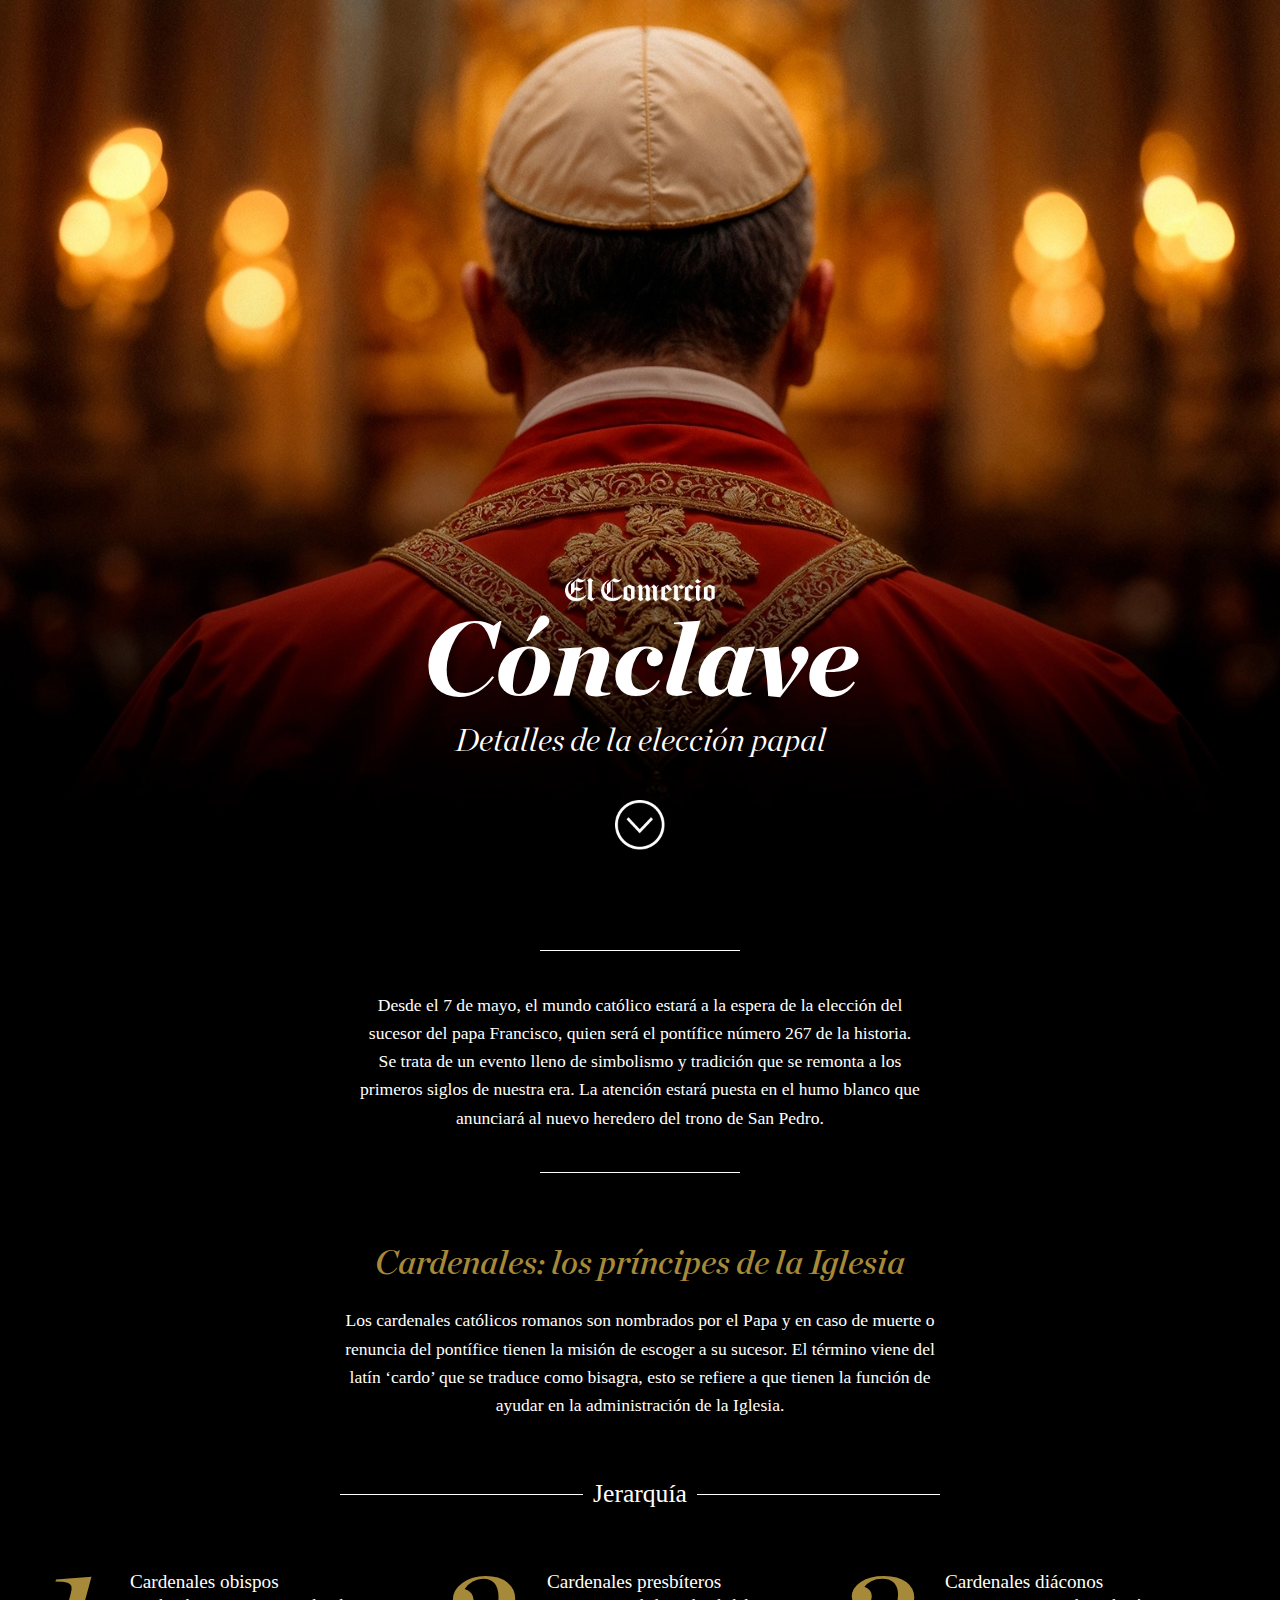
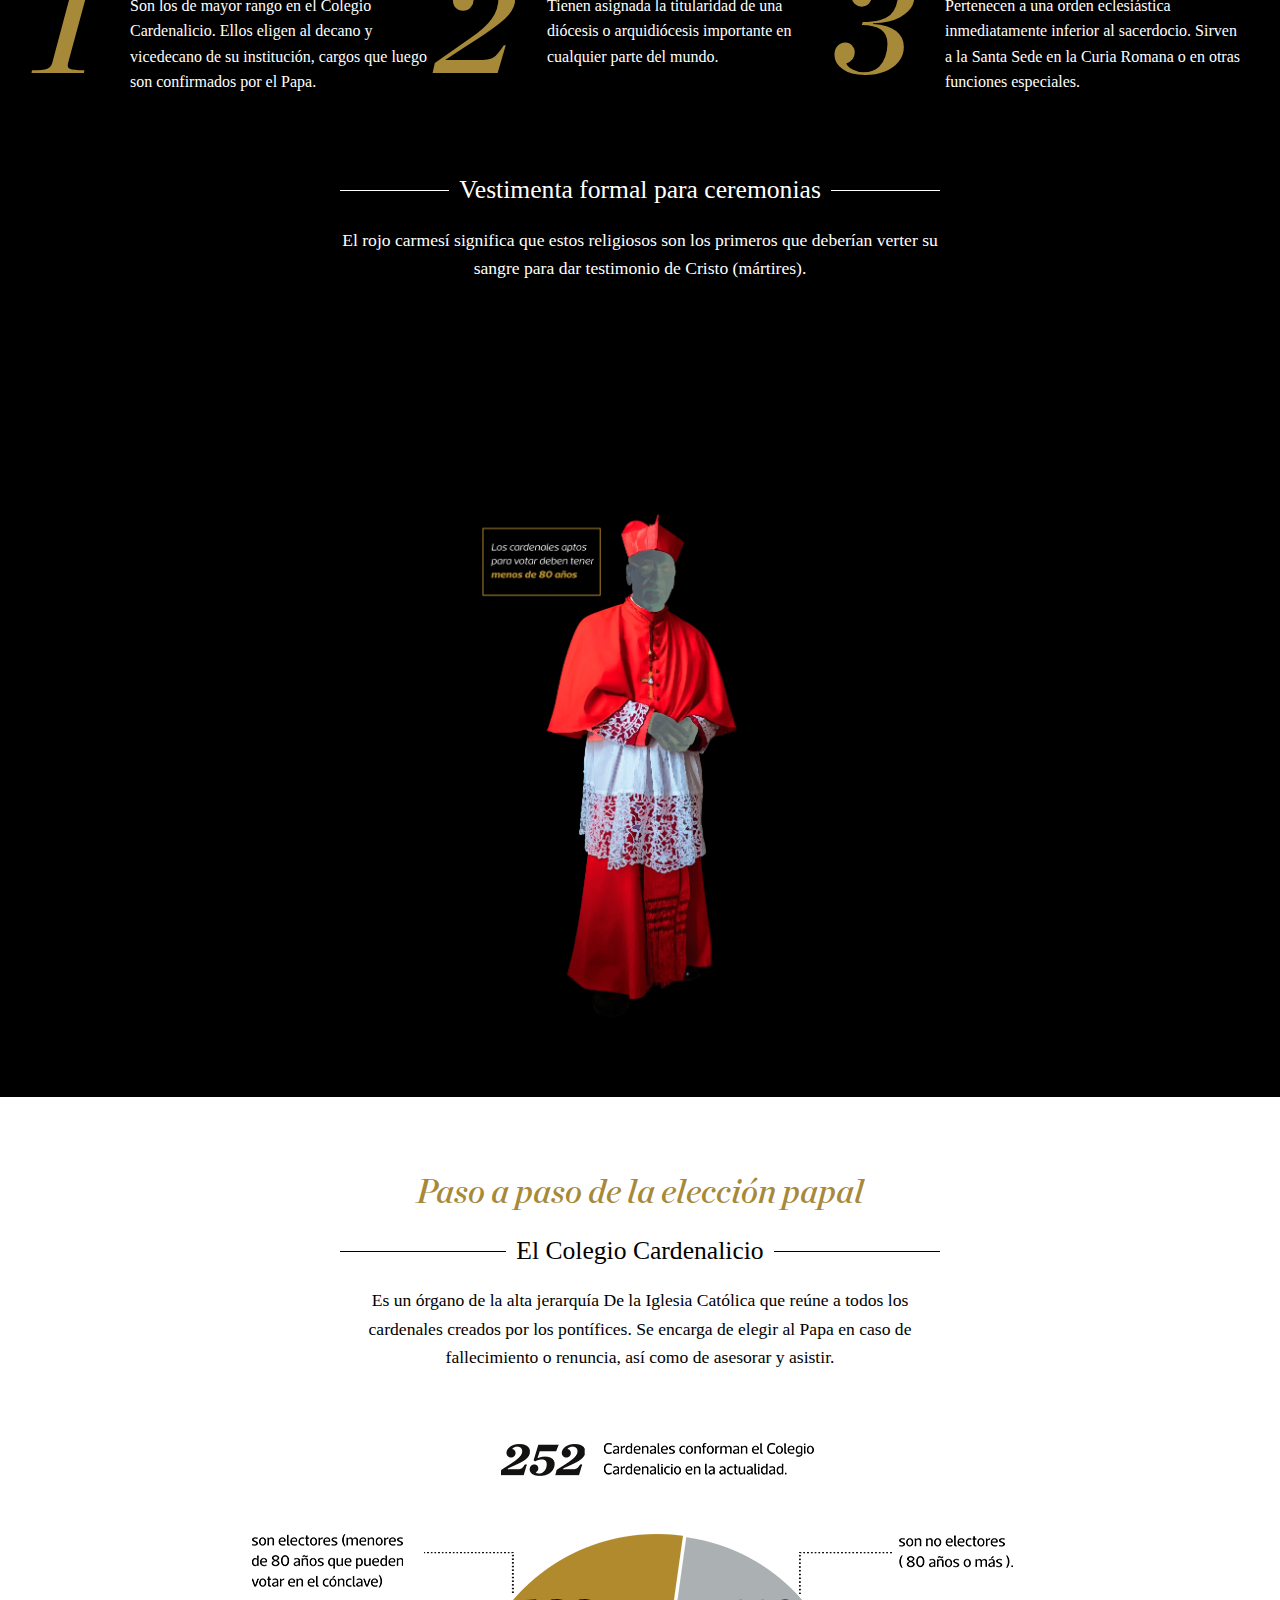
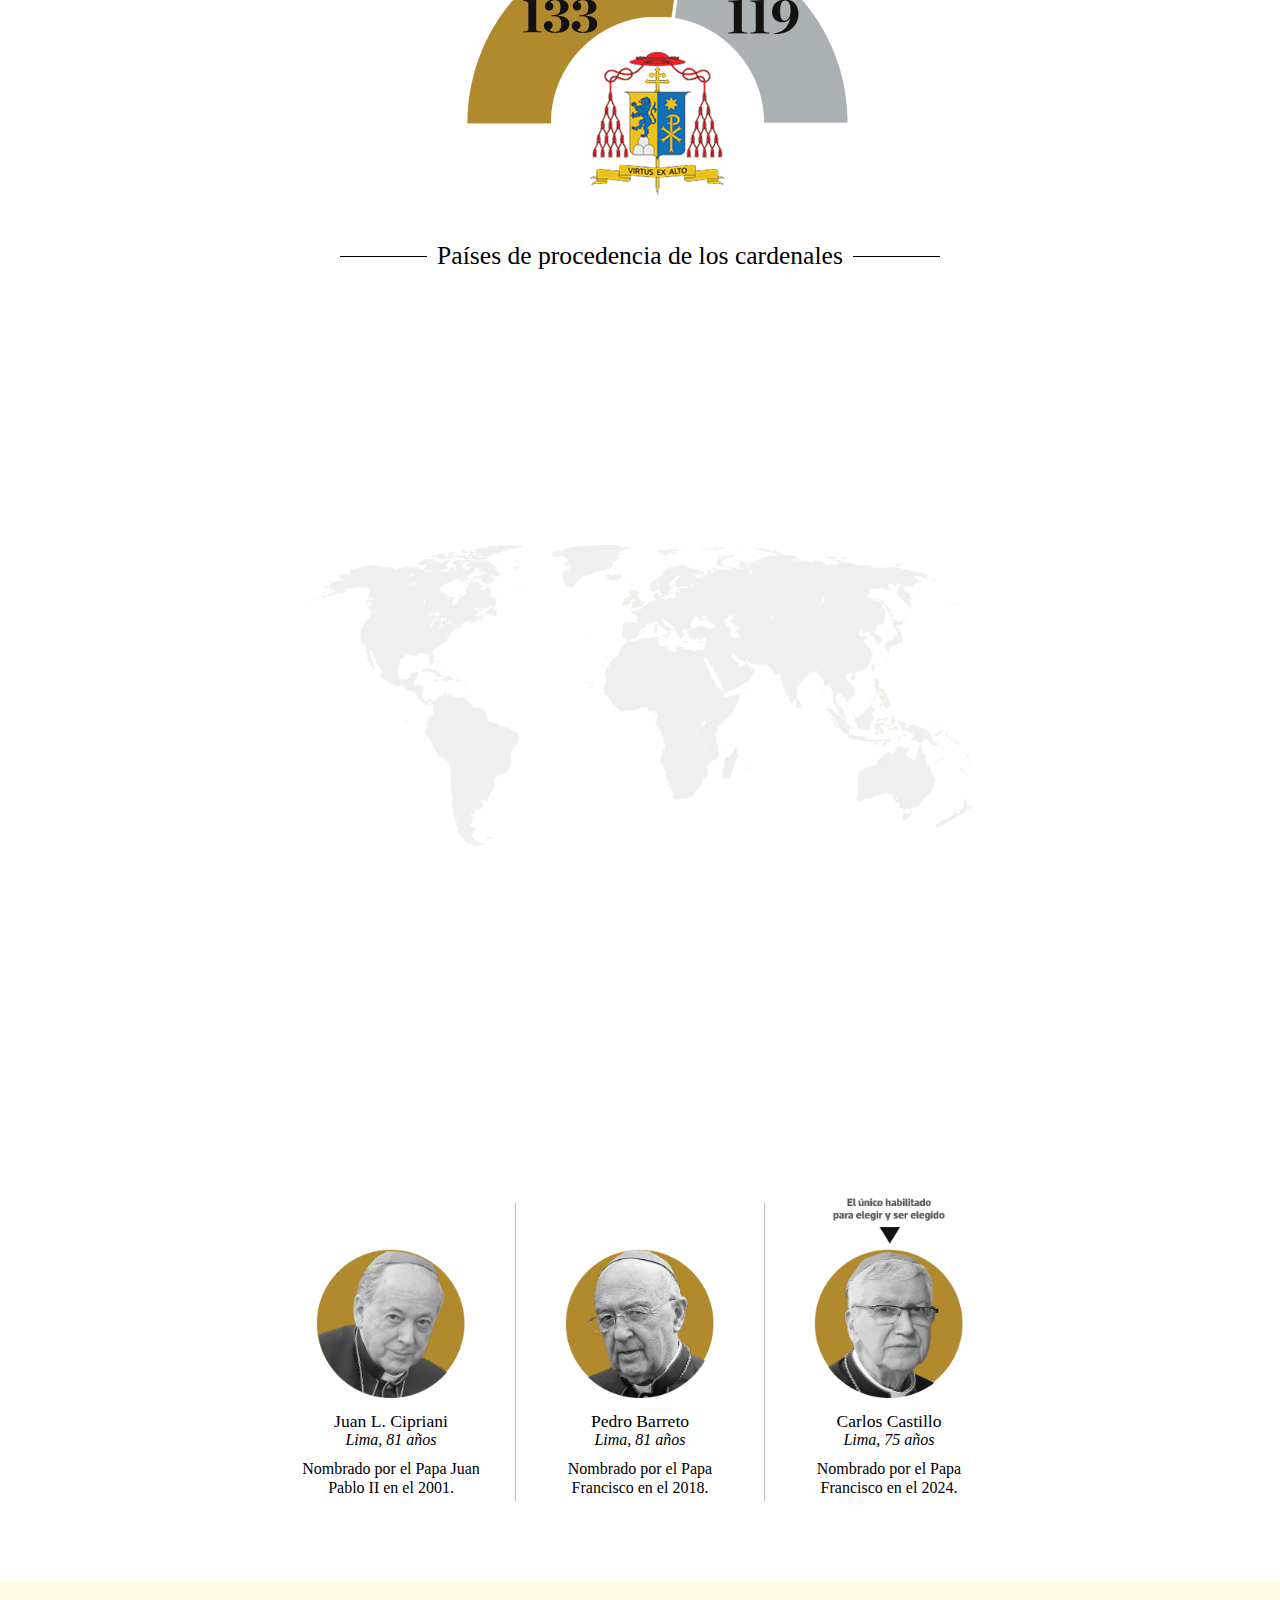
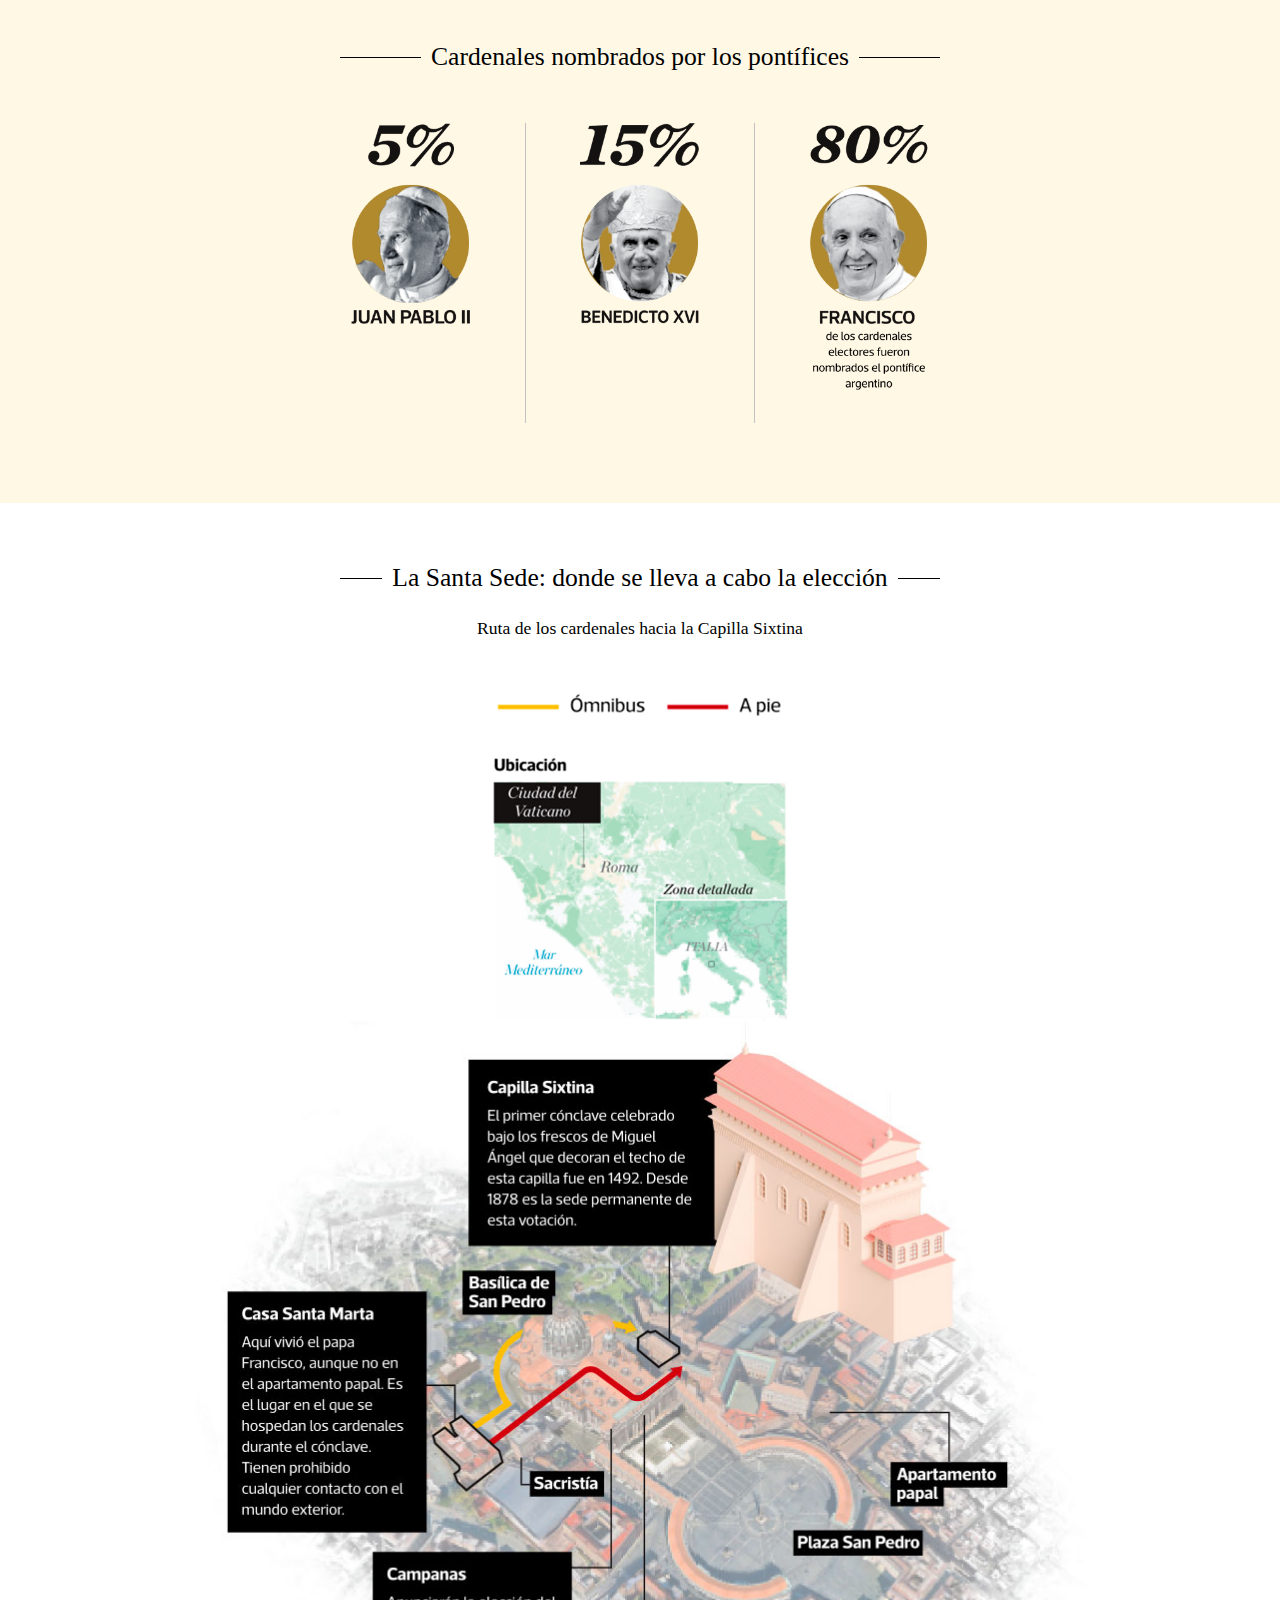
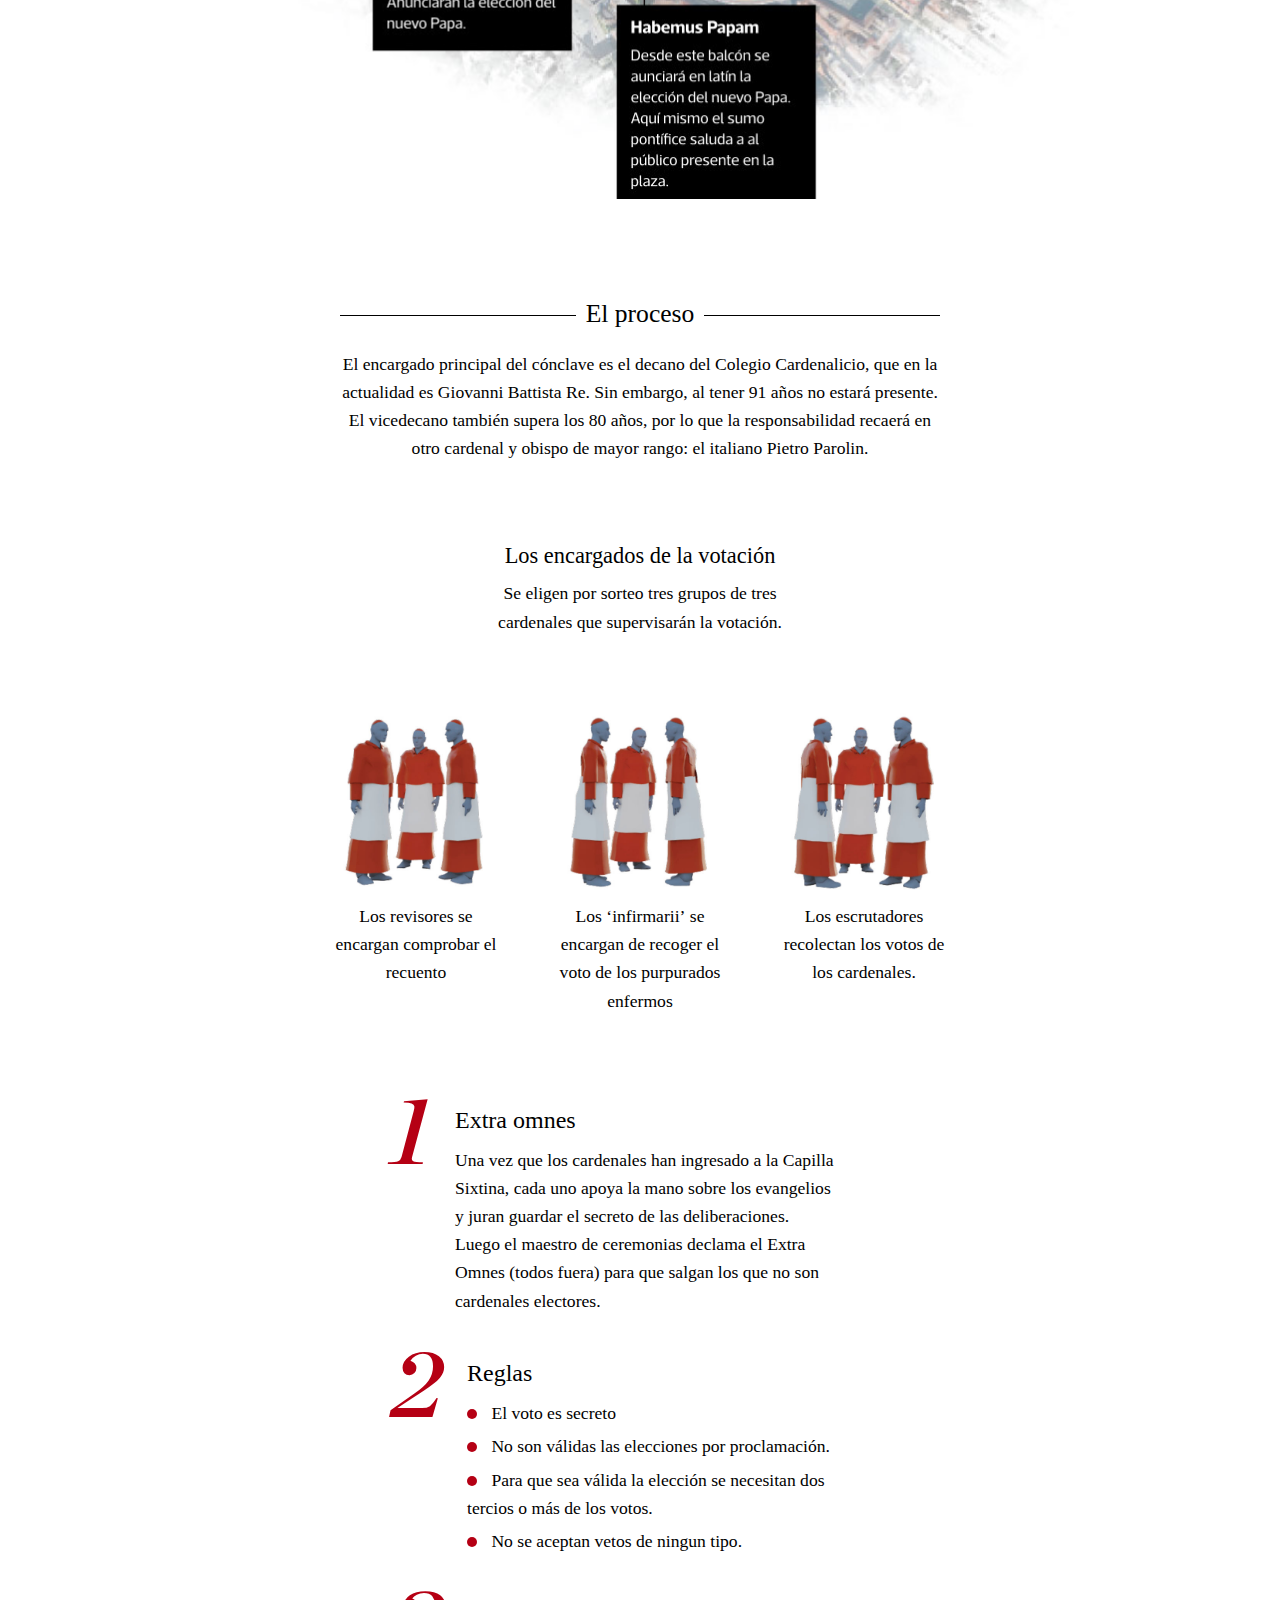
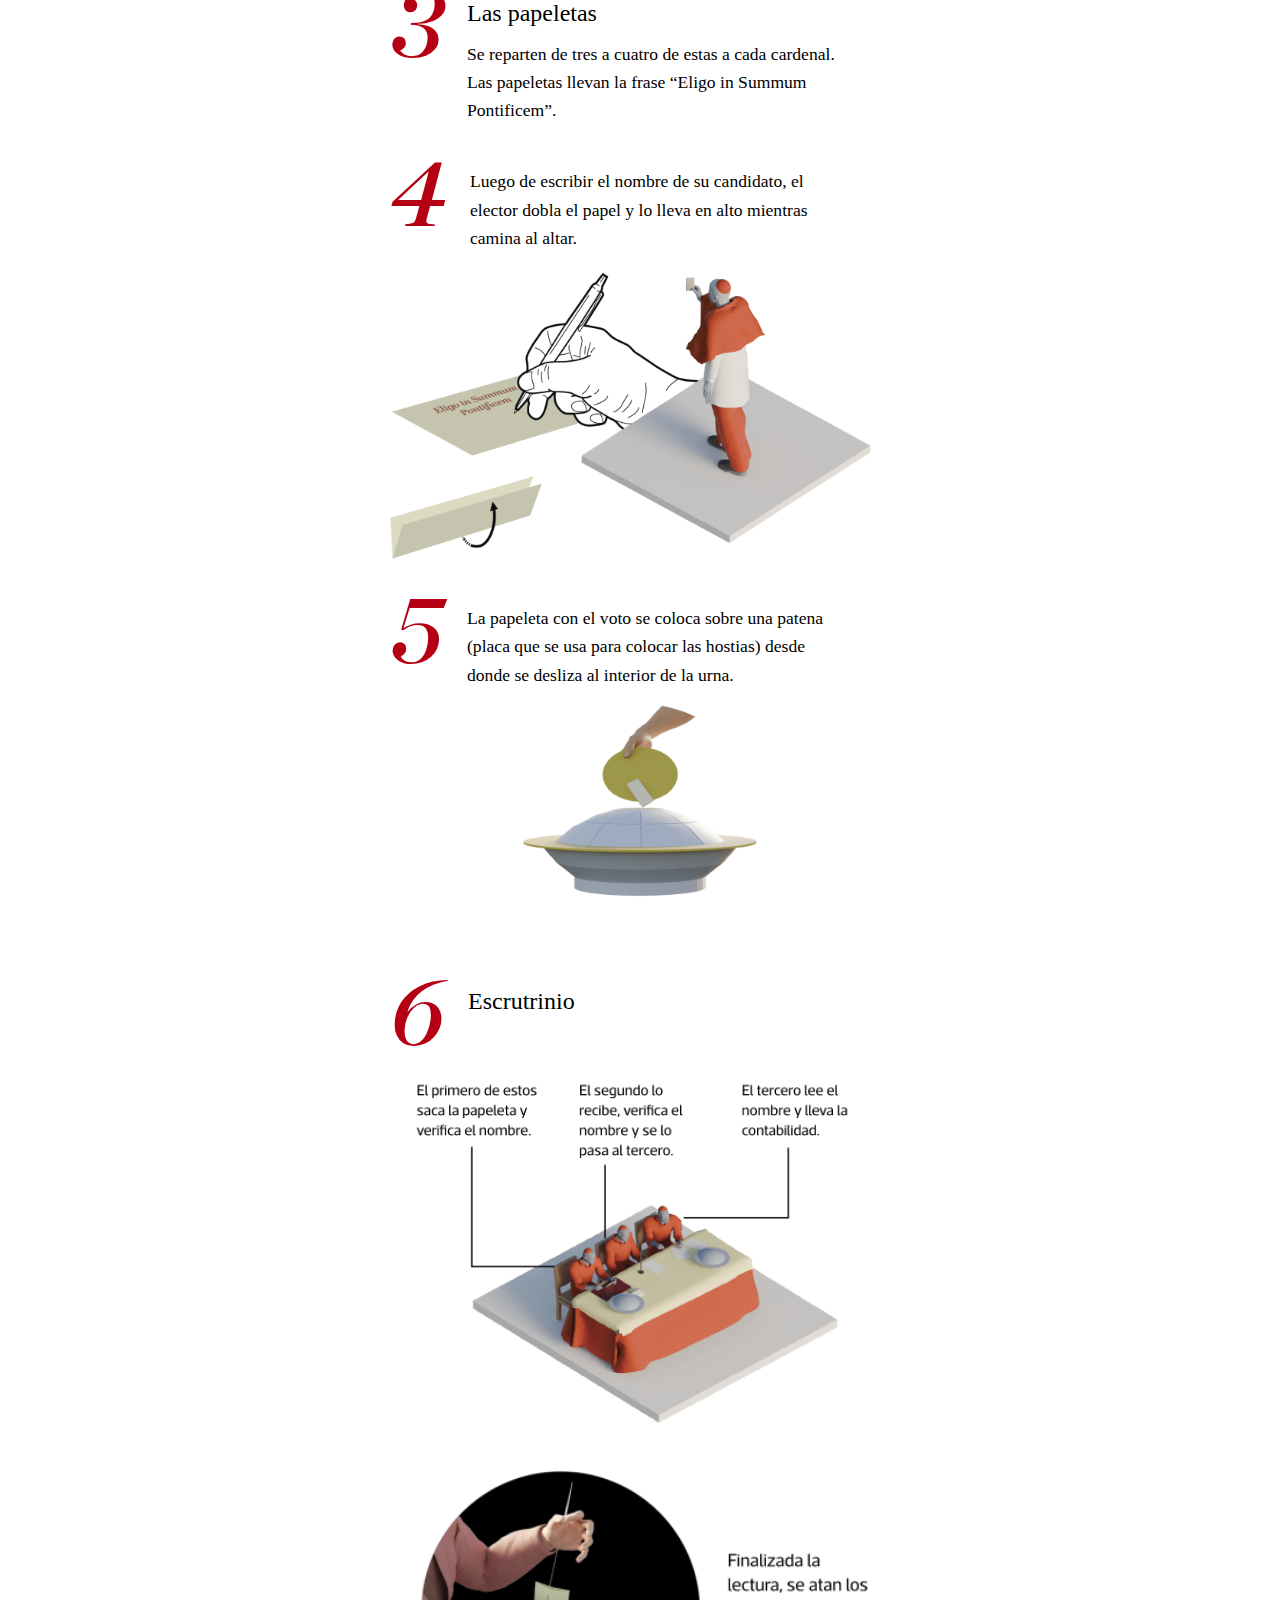
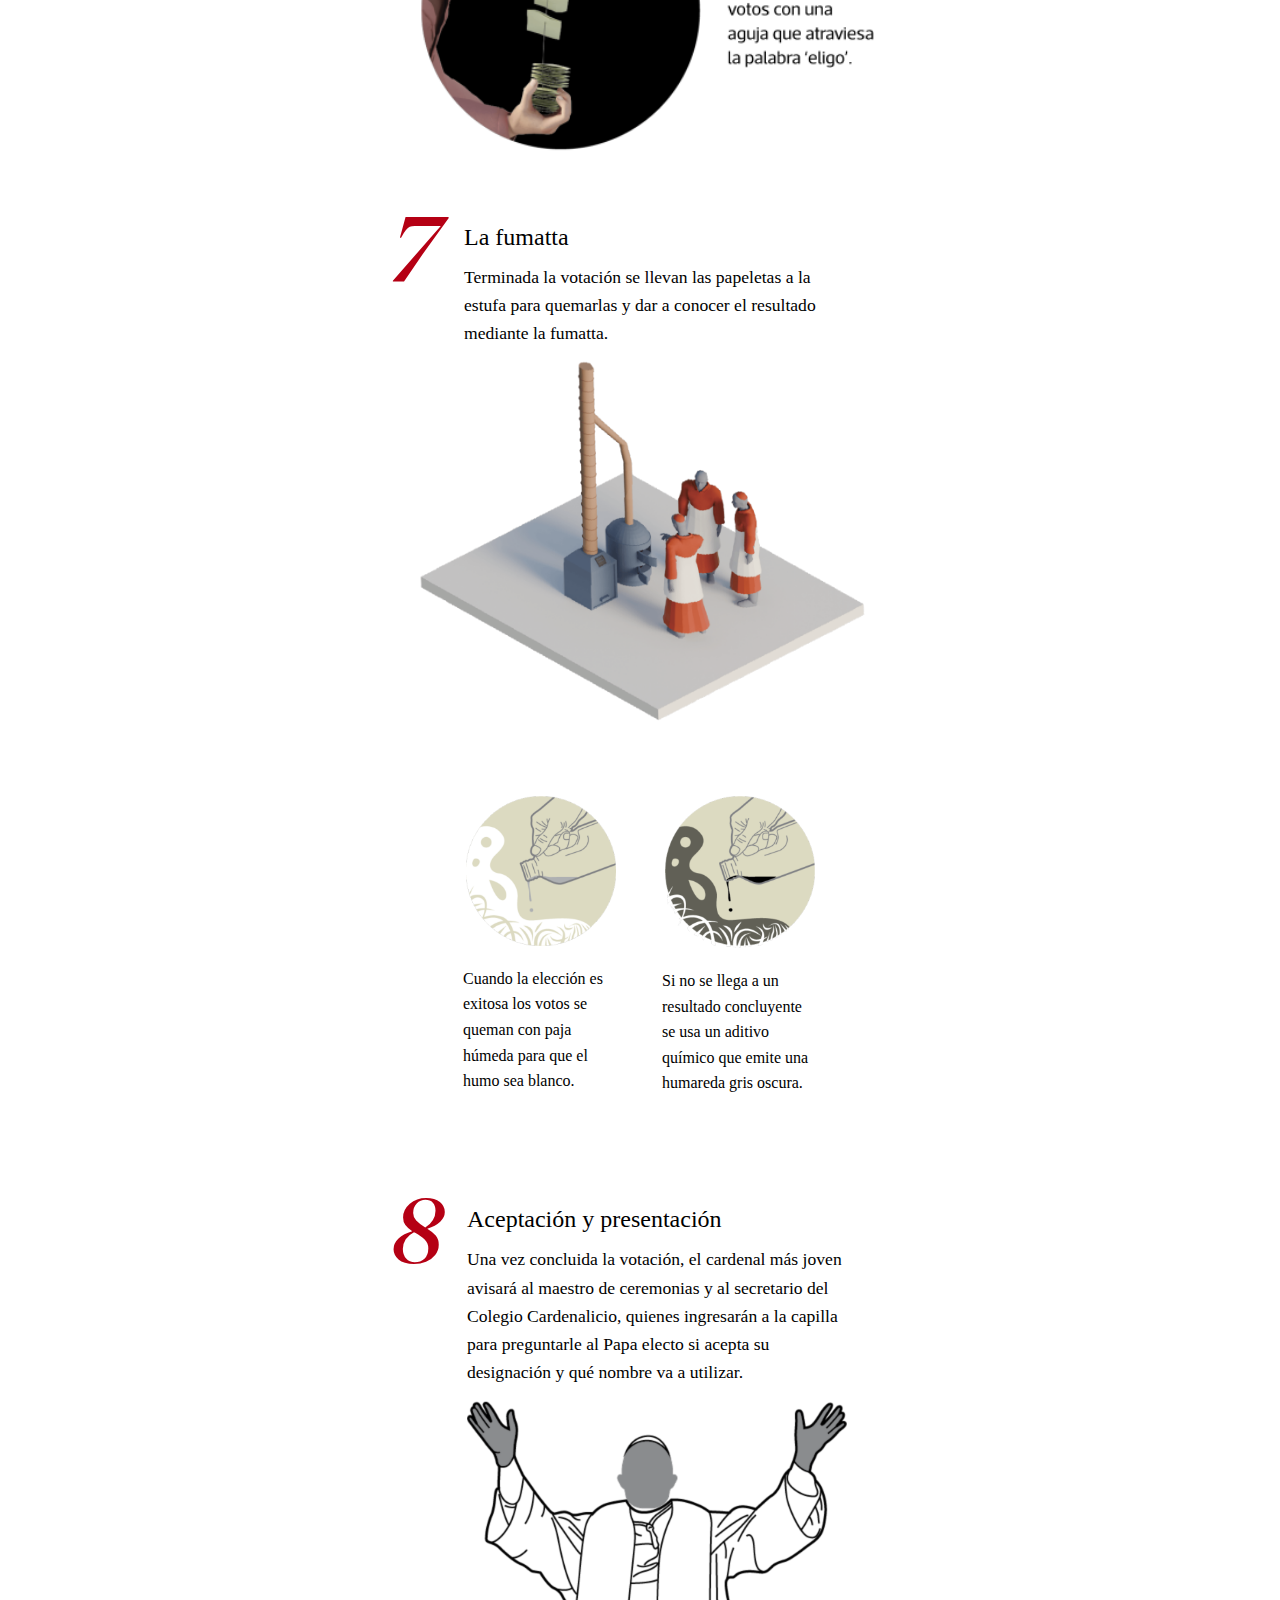
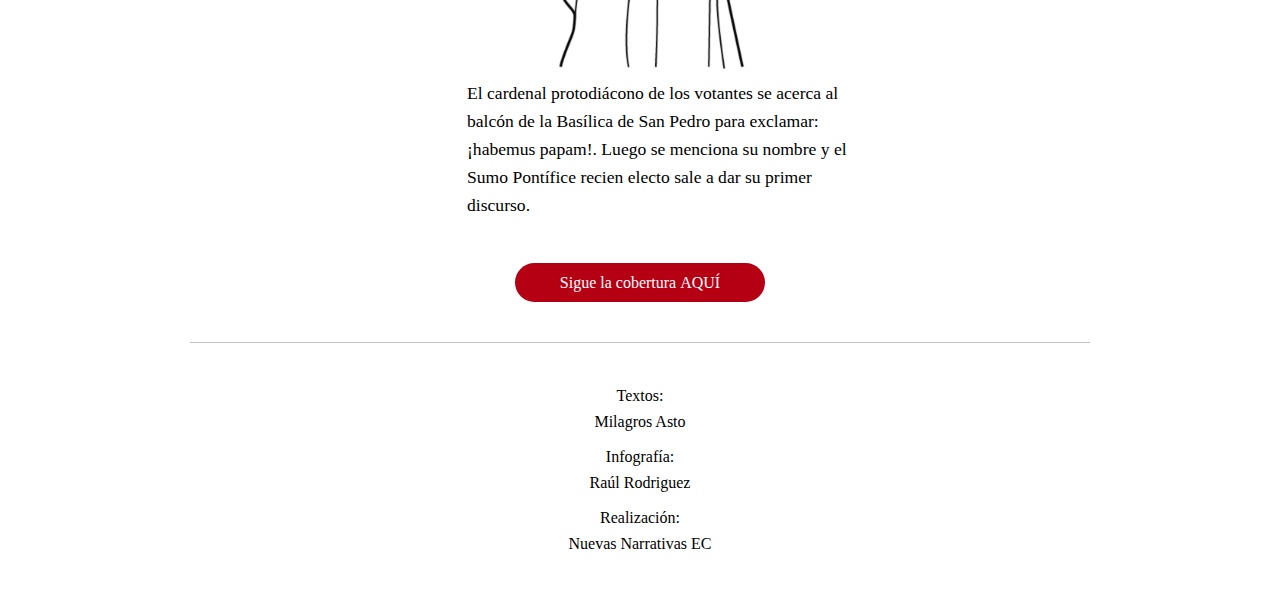
<file: index.html>
<!DOCTYPE html>
<html lang="en">
<head>
    <!--Para que Google no indexe esta landing-->
    <meta name="googlebot" content="noindex" />
    <meta name="googlebot-news" content="nosnippet" />
    <meta name="robots" content="noindex, nofollow" />
    <!---->

    <meta charset="UTF-8">
    <meta name="viewport" content="width=device-width, initial-scale=1.0">
    <title>Cónclave | El Comercio</title>

    <link rel="stylesheet" href="https://nuevasnarrativasec.github.io/conclave/css/style.css?v20">
    <link rel="stylesheet" href="https://d1ts5g4ys243sh.cloudfront.net/proyectos_especiales_prod/especiales-multimedia/puerto-de-chancay/css/examples.css?v4">

    <style>   
        .ads__zocalo,
        .ribbon__container,
        .grippy-host,     
        .skin-template-model0,
        #gpt_zocalo, 
        #clever-45754-sticky-footer-shadow,
        #browsi_wrapper_0_ai_1_rc_0,
        #browsi_wrapper_1_ai_1_rc_0,
        #browsi_wrapper_2_ai_1_rc_0,
        #browsi_wrapper_3_ai_1_rc_0,
        #browsi_wrapper_4_ai_1_rc_0,
        #browsi_wrapper_5_ai_1_rc_0,
        #browsi_wrapper_6_ai_1_rc_0,
        #browsi_wrapper_7_ai_1_rc_0,
        #browsi_wrapper_8_ai_1_rc_0,
        #browsi_wrapper_9_ai_1_rc_0,
        #browsi_wrapper_10_ai_1_rc_0{
            display: none !important;
            height: 0 !important;
        }  
        .nav-d__main-scroll.scrolled{
            z-index: 9999;
        }

        /** ARC **/

        .header-comercio{
            background: transparent;
            position: relative;
            z-index: 1;
        }
    </style> 

</head>
<body>

    <div class="header-comercio">
        <div class="ctn-header-comercio">                
            <div id="social">
                <button id="fb" class="sharer button" data-sharer="facebook" data-hashtag="" data-url="#">Facebook</button>

                <button id="wst" class="sharer button" data-sharer="whatsapp" data-title="Mundo | El Comercio" data-url="#">Whatsapp</button>

                <button id="tw" class="sharer button" data-sharer="twitter" data-title="Mundo | El Comercio" data-hashtags="" data-via="elcomercio_peru" data-url="#">Twitter</button>
            </div>
        </div>            
    </div>

    <div id="portada">
        <div class="box-titulo">
            <img src="https://nuevasnarrativasec.github.io/conclave/img/logo-comercio.png" alt="El Comercio" width="100%" class="logo-comercio">
            <h1>Cónclave</h1>
            <h2>
                Detalles de la <span>elección papal</span>
            </h2>
            <img src="https://nuevasnarrativasec.github.io/conclave/img/flecha-bajar.png" alt="bajar" width="100%" class="flecha-bajar">
        </div>
    </div>

    <div id="main">
        <div class="box-bajada">
            <span class="separador"></span>
            <h3>
                Desde el 7 de mayo, el mundo católico estará a la espera de la elección del sucesor del papa Francisco, quien será el pontífice número 267 de la historia. Se trata de un evento lleno de simbolismo y tradición que se remonta a los primeros siglos de nuestra era. La atención estará puesta en el humo blanco que anunciará al nuevo heredero del trono de San Pedro.
            </h3>
            <span class="separador"></span>
        </div>
        <div class="box-cardenales">
            <h4>
                Cardenales: los príncipes de la Iglesia
            </h4>
            <p>
                Los cardenales católicos romanos son nombrados por el Papa y en caso de muerte o renuncia del pontífice tienen la misión de escoger a su sucesor. El término viene del latín ‘cardo’ que se traduce como bisagra, esto se refiere a que tienen la función de ayudar en la administración de la Iglesia.
            </p>
            <div class="box-h5">
                <h5>
                    Jerarquía
                </h5>
                <span class="linea"></span>
            </div>
            <ul class="pasos">
                <li>
                    <h6>
                        1
                    </h6>
                    <div class="box-info-paso">
                        <h5>Cardenales obispos</h5>
                        <p>
                            Son los de mayor rango en el Colegio Cardenalicio. Ellos eligen al decano y vicedecano de su institución, cargos que luego son confirmados por el Papa.
                        </p>
                    </div>
                </li>
                <li>
                    <h6>
                        2
                    </h6>
                    <div class="box-info-paso">
                        <h5>Cardenales presbíteros</h5>
                        <p>
                            Tienen asignada la titularidad de una diócesis o arquidiócesis importante en cualquier parte del mundo.
                        </p>
                    </div>
                </li>
                <li>
                    <h6>
                        3
                    </h6>
                    <div class="box-info-paso">
                        <h5>Cardenales diáconos</h5>
                        <p>
                            Pertenecen a una orden eclesiástica inmediatamente inferior al sacerdocio. Sirven a la Santa Sede en la Curia Romana o en otras funciones especiales.
                        </p>
                    </div>
                </li>
            </ul>
            <div class="box-h5">
                <h5>
                    Vestimenta formal para ceremonias
                </h5>
                <span class="linea"></span>
            </div>
            <p>
                El rojo carmesí significa que estos religiosos son los primeros que deberían verter su sangre para dar testimonio de Cristo (mártires).
            </p>
            <div class="box-vestimenta-cardenal">
                <div class="box-parallax">
                    <div class="section">
                        <div class="block" id="block-1">
                            
                        </div>
                        <div class="block" id="block-2">
                            
                        </div>
                        <div class="block" id="block-3">            
                           
                        </div>
                        <div class="block" id="block-4">
                            
                        </div>
                        <div class="block" id="block-5">            
                            
                        </div>
                        <div class="block" id="block-6">            
                            
                        </div>
                    </div>
                </div>
            </div>
        </div>
        <div class="box-eleccion">
            <h4>
                Paso a paso de la elección papal
            </h4>
            <div class="box-h5">
                <h5>
                    El Colegio Cardenalicio
                </h5>
                <span class="linea"></span>
            </div>
            <p>
                Es un órgano de la alta jerarquía De la Iglesia Católica que reúne a todos los cardenales creados por los pontífices. Se encarga de elegir al Papa en caso de fallecimiento o renuncia, así como de asesorar y asistir.
            </p>
            <img src="https://nuevasnarrativasec.github.io/conclave/img/grafico-1.png?v3" alt="" width="100%" class="grafico-1">
        </div>
        <div class="box-paises">
            <div class="box-h5">
                <h5>
                    Países de procedencia de los cardenales
                </h5>
                <span class="linea"></span>
            </div>
            <div class="box-parallax-mapa">
                <div class="section" id="section-mapa">
                    <div class="block" id="block-7">
                        
                    </div>
                    <div class="block" id="block-8">
                        
                    </div>
                    <div class="block" id="block-9">            
                       
                    </div>
                    <div class="block" id="block-10">
                        
                    </div>
                    <div class="block" id="block-11">            
                        
                    </div>
                    <div class="block" id="block-12">            
                        
                    </div>
                    <div class="block" id="block-13">            
                        
                    </div>
                    <div class="block" id="block-14">            
                        
                    </div>
                    <div class="block" id="block-15">            
                        
                    </div>
                </div>
            </div>
        </div>        
    </div>
    <ul class="cardenales">
        <li>
            <img src="https://nuevasnarrativasec.github.io/conclave/img/bg-cardenal-peru-1.png?v4" alt="Cipriani" width="100%">
            <h5>
                Juan L. Cipriani
                <span>Lima, 81 años</span>
            </h5>
            <p>
                Nombrado por el Papa Juan Pablo II en el 2001.
            </p>
        </li>
        <span class="separador-cardenales"></span>
        <li>
            <img src="https://nuevasnarrativasec.github.io/conclave/img/bg-cardenal-peru-2.png?v4" alt="Barreto" width="100%">
            <h5>
                Pedro Barreto
                <span>Lima, 81 años</span>
            </h5>
            <p>
                Nombrado por el Papa Francisco en el 2018.
            </p>
        </li>
        <span class="separador-cardenales"></span>
        <li>
            <img src="https://nuevasnarrativasec.github.io/conclave/img/bg-cardenal-peru-3.png?v4" alt="Castillo" width="100%">
            <h5>
                Carlos Castillo
                <span>Lima, 75 años</span>
            </h5>
            <p>
                Nombrado por el Papa Francisco en el 2024.
            </p>
        </li>
    </ul>
    <div class="box-cardenales-nombrados">
        <div class="box-h5">
            <h5>
                Cardenales nombrados por los pontífices
            </h5>
            <span class="linea"></span>
        </div>
        <ul class="papas">
            <li>
                <img src="https://nuevasnarrativasec.github.io/conclave/img/bg-papa-1.png?v2" alt="" width="100%">
            </li>
            <span class="separador-cardenales"></span>
            <li>
                <img src="https://nuevasnarrativasec.github.io/conclave/img/bg-papa-2.png?v2" alt="" width="100%">
            </li>
            <span class="separador-cardenales"></span>
            <li>
                <img src="https://nuevasnarrativasec.github.io/conclave/img/bg-papa-3.png?v2" alt="" width="100%">
            </li>
        </ul>
    </div>
    <div class="box-sede">
        <div class="box-h5">
            <h5>
                La Santa Sede: donde se lleva a cabo la elección
            </h5>
            <span class="linea"></span>
        </div>
        <p>
            Ruta de los cardenales hacia la Capilla Sixtina
        </p>
        <img src="https://nuevasnarrativasec.github.io/conclave/img/leyenda-sede.png" alt="" width="100%" class="leyenda-sede">
        <img src="https://nuevasnarrativasec.github.io/conclave/img/bg-ubicador.jpg" alt="" width="100%" class="bg-ubicador">
        <img src="https://nuevasnarrativasec.github.io/conclave/img/bg-sede.jpg" alt="" width="100%" class="bg-sede">
    </div>
    <div class="box-proceso">
        <div class="box-h5">
            <h5>
                El proceso
            </h5>
            <span class="linea"></span>
        </div>
        <p>
            El encargado principal del cónclave es el decano del Colegio Cardenalicio, que en la actualidad es Giovanni Battista Re. Sin embargo, al tener 91 años no estará presente. El vicedecano también supera los 80 años, por lo que la responsabilidad recaerá en otro cardenal y obispo de mayor rango: el italiano Pietro Parolin.
        </p>
        <div class="box-encargados">
            <h4>
                Los encargados de la votación
            </h4>
            <p>
                Se eligen por sorteo tres grupos de tres cardenales que supervisarán la votación.
            </p>
            <ul class="encargados">
                <li>
                    <img src="https://nuevasnarrativasec.github.io/conclave/img/encargados-1.jpg" alt="" width="100%">
                    <p>
                        <span>Los revisores</span> se encargan comprobar el recuento
                    </p>
                </li>
                <li>
                    <img src="https://nuevasnarrativasec.github.io/conclave/img/encargados-2.jpg" alt="" width="100%">
                    <p>
                        <span>Los ‘infirmarii’</span> se encargan de recoger el voto de los purpurados enfermos
                    </p>
                </li>
                <li>
                    <img src="https://nuevasnarrativasec.github.io/conclave/img/encargados-3.jpg" alt="" width="100%">
                    <p>
                        <span>Los escrutadores </span>recolectan los votos de los cardenales.
                    </p>
                </li>
            </ul>
        </div>
        <div class="box-main-datos">
            <div class="box-dato">
                <h4>1</h4>
                <div class="box-info-dato">
                    <h5>Extra omnes</h5>
                    <p>
                        Una vez que los cardenales han ingresado a la Capilla Sixtina, cada uno apoya la mano sobre los evangelios y juran guardar el secreto de las deliberaciones. Luego el maestro de ceremonias declama el Extra Omnes (todos fuera) para que salgan los que no son cardenales electores.
                    </p>
                </div>
            </div>
            <div class="box-dato">
                <h4>2</h4>
                <div class="box-info-dato">
                    <h5>Reglas</h5>
                    <p class="">
                       <i></i> El voto es secreto
                    </p>
                    <p class="">
                        <i></i> No son válidas las elecciones por proclamación.
                    </p>
                    <p class="">
                        <i></i>  Para que sea válida la elección se necesitan dos tercios o más de los votos.
                    </p>
                    <p>
                        <i></i>  No se aceptan vetos de ningun tipo.
                    </p>                   
                </div>
            </div>
            <div class="box-dato">
                <h4>3</h4>
                <div class="box-info-dato">
                    <h5>Las papeletas</h5>
                    <p>
                        Se reparten de tres a cuatro de estas a cada cardenal. Las papeletas llevan la frase “Eligo in Summum Pontificem”.
                    </p>
                </div>
            </div>
            <div class="box-dato">
                <h4>4</h4>
                <div class="box-info-dato">
                    <p>
                        Luego de escribir el nombre de su candidato, el elector dobla el papel y lo lleva en alto mientras camina al altar.
                    </p>
                </div>
                <img src="https://nuevasnarrativasec.github.io/conclave/img/bg-papeleta.png" alt="" width="100%" class="bg-papeleta">
            </div>
            <div class="box-dato">
                <h4>5</h4>
                <div class="box-info-dato">
                    <p>
                        La papeleta con el voto se coloca sobre una patena (placa que se usa para colocar las hostias) desde donde se desliza al interior de la urna.
                    </p>
                </div>
                <img src="https://nuevasnarrativasec.github.io/conclave/img/bg-papeleta-2.png" alt="" width="100%" class="bg-papeleta-2">
            </div>
            <div class="box-dato">
                <h4>6</h4>
                <div class="box-info-dato">
                    <h5>
                        Escrutrinio
                    </h5>
                </div>
                <img src="https://nuevasnarrativasec.github.io/conclave/img/bg-escrutinio.png" alt="" width="100%" class="bg-escrutinio">
                <img src="https://nuevasnarrativasec.github.io/conclave/img/bg-escrutinio-2.png" alt="" width="100%" class="bg-escrutinio-2">
            </div>
            <div class="box-dato">
                <h4>7</h4>
                <div class="box-info-dato">
                    <h5>
                        La fumatta
                    </h5>
                    <p>
                        Terminada la votación se llevan las papeletas a la estufa para quemarlas y dar a conocer el resultado mediante la fumatta.
                    </p>
                </div>
                <img src="https://nuevasnarrativasec.github.io/conclave/img/bg-fumatta.png" alt="" width="100%" class="bg-fumatta">
                <ul class="humo">
                    <li>
                        <img src="https://nuevasnarrativasec.github.io/conclave/img/humo-1.png?v2" alt="" width="100%">
                        <p>
                            Cuando la elección es exitosa los votos se queman con paja húmeda para que el humo sea blanco.
                        </p>
                    </li>
                    <li>
                        <img src="https://nuevasnarrativasec.github.io/conclave/img/humo-2.png?v2" alt="" width="100%">
                        <p>
                            Si no se llega a un resultado concluyente se usa un aditivo químico que emite una humareda gris oscura.
                        </p>
                    </li>
                </ul>
            </div>
            <div class="box-dato">
                <h4>8</h4>
                <div class="box-info-dato">
                    <h5>
                        Aceptación y presentación
                    </h5>
                    <p>
                        Una vez concluida la votación, el cardenal más joven avisará al maestro de ceremonias y al secretario del Colegio Cardenalicio, quienes ingresarán a la capilla para preguntarle al Papa electo si acepta su designación y qué nombre va a utilizar.
                    </p>
                    <img src="https://nuevasnarrativasec.github.io/conclave/img/papa-elegido.png" alt="" width="100%" class="bg-escrutinio">
                    <p>
                        El cardenal protodiácono de los votantes se acerca al balcón de la Basílica de San Pedro para exclamar: ¡habemus papam!. Luego se menciona su nombre y el Sumo Pontífice recien electo sale a dar su primer discurso.
                    </p>
                </div> 
            </div>

            <a href="https://elcomercio.pe/noticias/conclave/" class="btn-tag" target="_blank">Sigue la cobertura AQUÍ</a>

        </div>

        <ul class="creditos">
            <li>
                <p>
                    <span>
                        Textos:
                    </span>
                    Milagros Asto
                </p>
            </li>
            <li>
                <p>
                    <span>
                        Infografía:
                    </span>
                    Raúl Rodriguez
                </p>
            </li>
            <li>
                <p>
                    <span>
                        Realización:
                    </span>
                    Nuevas Narrativas EC
                </p>
            </li>
        </ul>
    </div>


    <script src="https://d1ts5g4ys243sh.cloudfront.net/proyectos_especiales_prod/especiales/alan-garcia-una-vida-de-portada-ecpm/js/jquery-3.2.1.min.js"></script>
    <script src="https://d1ts5g4ys243sh.cloudfront.net/proyectos_especiales_prod/especiales/el-metro-interminable-ecpm/js/ScrollMagic.min.js"></script>
    <script src="https://d1ts5g4ys243sh.cloudfront.net/proyectos_especiales_prod/especiales-multimedia/puerto-de-chancay/js/TweenMax.min.js"></script>
    <script src="https://cdnjs.cloudflare.com/ajax/libs/gsap/3.9.1/gsap.min.js"></script>
    <script src="https://d1ts5g4ys243sh.cloudfront.net/proyectos_especiales_prod/especiales-multimedia/puerto-de-chancay/js/animation.gsap.js"></script>

    <!-- compartir -->
    <script>
        function shareUrl(event) {
            const button = event.target;
            const url = button.getAttribute('data-url');
            
            const sharer = button.getAttribute('data-sharer');
            let shareUrl = '';

            switch (sharer) {
            case 'facebook':
                const fbHashtag = button.getAttribute('data-hashtag') || '';
                shareUrl = `https://www.facebook.com/sharer/sharer.php?u=${encodeURIComponent(url)}&hashtag=${encodeURIComponent(fbHashtag)}`;
                break;
                
            case 'whatsapp':
                const whatsappTitle = button.getAttribute('data-title');
                shareUrl = `https://api.whatsapp.com/send?text=${encodeURIComponent(whatsappTitle + ' ' + url)}`;
                break;
                
            case 'twitter':
                const twitterTitle = button.getAttribute('data-title');
                const twitterHashtags = button.getAttribute('data-hashtags');
                const twitterVia = button.getAttribute('data-via');
                shareUrl = `https://twitter.com/intent/tweet?text=${encodeURIComponent(twitterTitle)}&url=${encodeURIComponent(url)}&hashtags=${twitterHashtags}&via=${twitterVia}`;
                break;
            }

            window.open(shareUrl, '_blank');
        }

        document.querySelectorAll('.sharer').forEach(button => {
            button.addEventListener('click', shareUrl);
        });
    </script>

    <!-- flecha bajar -->
    <script>
        $(".flecha-bajar").click(function() {
            $('html,body').animate({
                scrollTop: $("#main").offset().top
            },
            'slow');
        });
    </script>

    <!-- animación persona -->
    <script>
        document.addEventListener('DOMContentLoaded', () => {
            const controller = new ScrollMagic.Controller();

            // Pin de la sección principal
            new ScrollMagic.Scene({
                triggerElement: ".section",
                triggerHook: 0,
                duration: "600%",
            })
            .setPin(".section")
            .addTo(controller);

            // Bloque 1 - Fade-in
            new ScrollMagic.Scene({
                triggerElement: ".section",
                triggerHook: 0,
                duration: window.innerHeight,
            })
            .setTween(
                gsap.to("#block-1", { opacity: 1, duration: 1 })
            )
            .addTo(controller);

            // Bloque 2 - Fade-in
            new ScrollMagic.Scene({
                triggerElement: ".section",
                triggerHook: 0,
                offset: window.innerHeight, // Empieza después del bloque 1
                duration: window.innerHeight,
            })
            .setTween(
                gsap.to("#block-2", { opacity: 1, duration: 1 })
            )
            .addTo(controller);

            // Bloque 3 - Fade-in
            new ScrollMagic.Scene({
                triggerElement: ".section",
                triggerHook: 0,
                offset: window.innerHeight * 2, // Empieza después del bloque 2
                duration: window.innerHeight * 1.5,
            })
            .setTween(
                gsap.to("#block-3", { opacity: 1, duration: 1 })
            )
            .addTo(controller);

            // Bloque 4 - Fade-in
            new ScrollMagic.Scene({
                triggerElement: ".section",
                triggerHook: 0,
                offset: window.innerHeight * 3, // Empieza después del bloque 3
                duration: window.innerHeight * 1.5,
            })
            .setTween(
                gsap.to("#block-4", { opacity: 1, duration: 1 })
            )
            .addTo(controller);

            // Bloque 5 - Fade-in
            new ScrollMagic.Scene({
                triggerElement: ".section",
                triggerHook: 0,
                offset: window.innerHeight * 4, // Empieza después del bloque 4
                duration: window.innerHeight * 1.5,
            })
            .setTween(
                gsap.to("#block-5", { opacity: 1, duration: 1 })
            )
            .addTo(controller);

            // Bloque 6 - Fade-in
            new ScrollMagic.Scene({
                triggerElement: ".section",
                triggerHook: 0,
                offset: window.innerHeight * 5, // Empieza después del bloque 5
                duration: window.innerHeight * 1.5,
            })
            .setTween(
                gsap.to("#block-6", { opacity: 1, duration: 1 })
            )
            .addTo(controller);

        });
    </script>

    <!-- animación mapa -->
    <script>
        document.addEventListener('DOMContentLoaded', () => {
            const controller = new ScrollMagic.Controller();

            // Pin de la sección principal
            new ScrollMagic.Scene({
                triggerElement: "#section-mapa",
                triggerHook: 0,
                duration: "900%",
            })
            .setPin("#section-mapa")
            .addTo(controller);

            // Bloque 1 - Fade-in
            new ScrollMagic.Scene({
                triggerElement: "#section-mapa",
                triggerHook: 0,
                duration: window.innerHeight,
            })
            .setTween(
                gsap.to("#block-7", { opacity: 1, duration: 1 })
            )
            .addTo(controller);

            // Bloque 2 - Fade-in
            new ScrollMagic.Scene({
                triggerElement: "#section-mapa",
                triggerHook: 0,
                offset: window.innerHeight, // Empieza después del bloque 1
                duration: window.innerHeight,
            })
            .setTween(
                gsap.to("#block-8", { opacity: 1, duration: 1 })
            )
            .addTo(controller);

            // Bloque 3 - Fade-in
            new ScrollMagic.Scene({
                triggerElement: "#section-mapa",
                triggerHook: 0,
                offset: window.innerHeight * 2, // Empieza después del bloque 2
                duration: window.innerHeight * 1.5,
            })
            .setTween(
                gsap.to("#block-9", { opacity: 1, duration: 1 })
            )
            .addTo(controller);

            // Bloque 4 - Fade-in
            new ScrollMagic.Scene({
                triggerElement: "#section-mapa",
                triggerHook: 0,
                offset: window.innerHeight * 3, // Empieza después del bloque 3
                duration: window.innerHeight * 1.5,
            })
            .setTween(
                gsap.to("#block-10", { opacity: 1, duration: 1 })
            )
            .addTo(controller);

            // Bloque 5 - Fade-in
            new ScrollMagic.Scene({
                triggerElement: "#section-mapa",
                triggerHook: 0,
                offset: window.innerHeight * 4, // Empieza después del bloque 4
                duration: window.innerHeight * 1.5,
            })
            .setTween(
                gsap.to("#block-11", { opacity: 1, duration: 1 })
            )
            .addTo(controller);

            // Bloque 6 - Fade-in
            new ScrollMagic.Scene({
                triggerElement: "#section-mapa",
                triggerHook: 0,
                offset: window.innerHeight * 5, // Empieza después del bloque 5
                duration: window.innerHeight * 1.5,
            })
            .setTween(
                gsap.to("#block-12", { opacity: 1, duration: 1 })
            )
            .addTo(controller);

            // Bloque 7 - Fade-in
            new ScrollMagic.Scene({
                triggerElement: "#section-mapa",
                triggerHook: 0,
                offset: window.innerHeight * 6, // Empieza después del bloque 6
                duration: window.innerHeight * 1.5,
            })
            .setTween(
                gsap.to("#block-13", { opacity: 1, duration: 1 })
            )
            .addTo(controller);

            // Bloque 8 - Fade-in
            new ScrollMagic.Scene({
                triggerElement: "#section-mapa",
                triggerHook: 0,
                offset: window.innerHeight * 7, // Empieza después del bloque 7
                duration: window.innerHeight * 1.5,
            })
            .setTween(
                gsap.to("#block-14", { opacity: 1, duration: 1 })
            )
            .addTo(controller);

            // Bloque 9 - Fade-in
            new ScrollMagic.Scene({
                triggerElement: "#section-mapa",
                triggerHook: 0,
                offset: window.innerHeight * 8, // Empieza después del bloque 8
                duration: window.innerHeight * 1.5,
            })
            .setTween(
                gsap.to("#block-15", { opacity: 1, duration: 1 })
            )
            .addTo(controller);

        });
    </script>
    
</body>
</html>
</file>
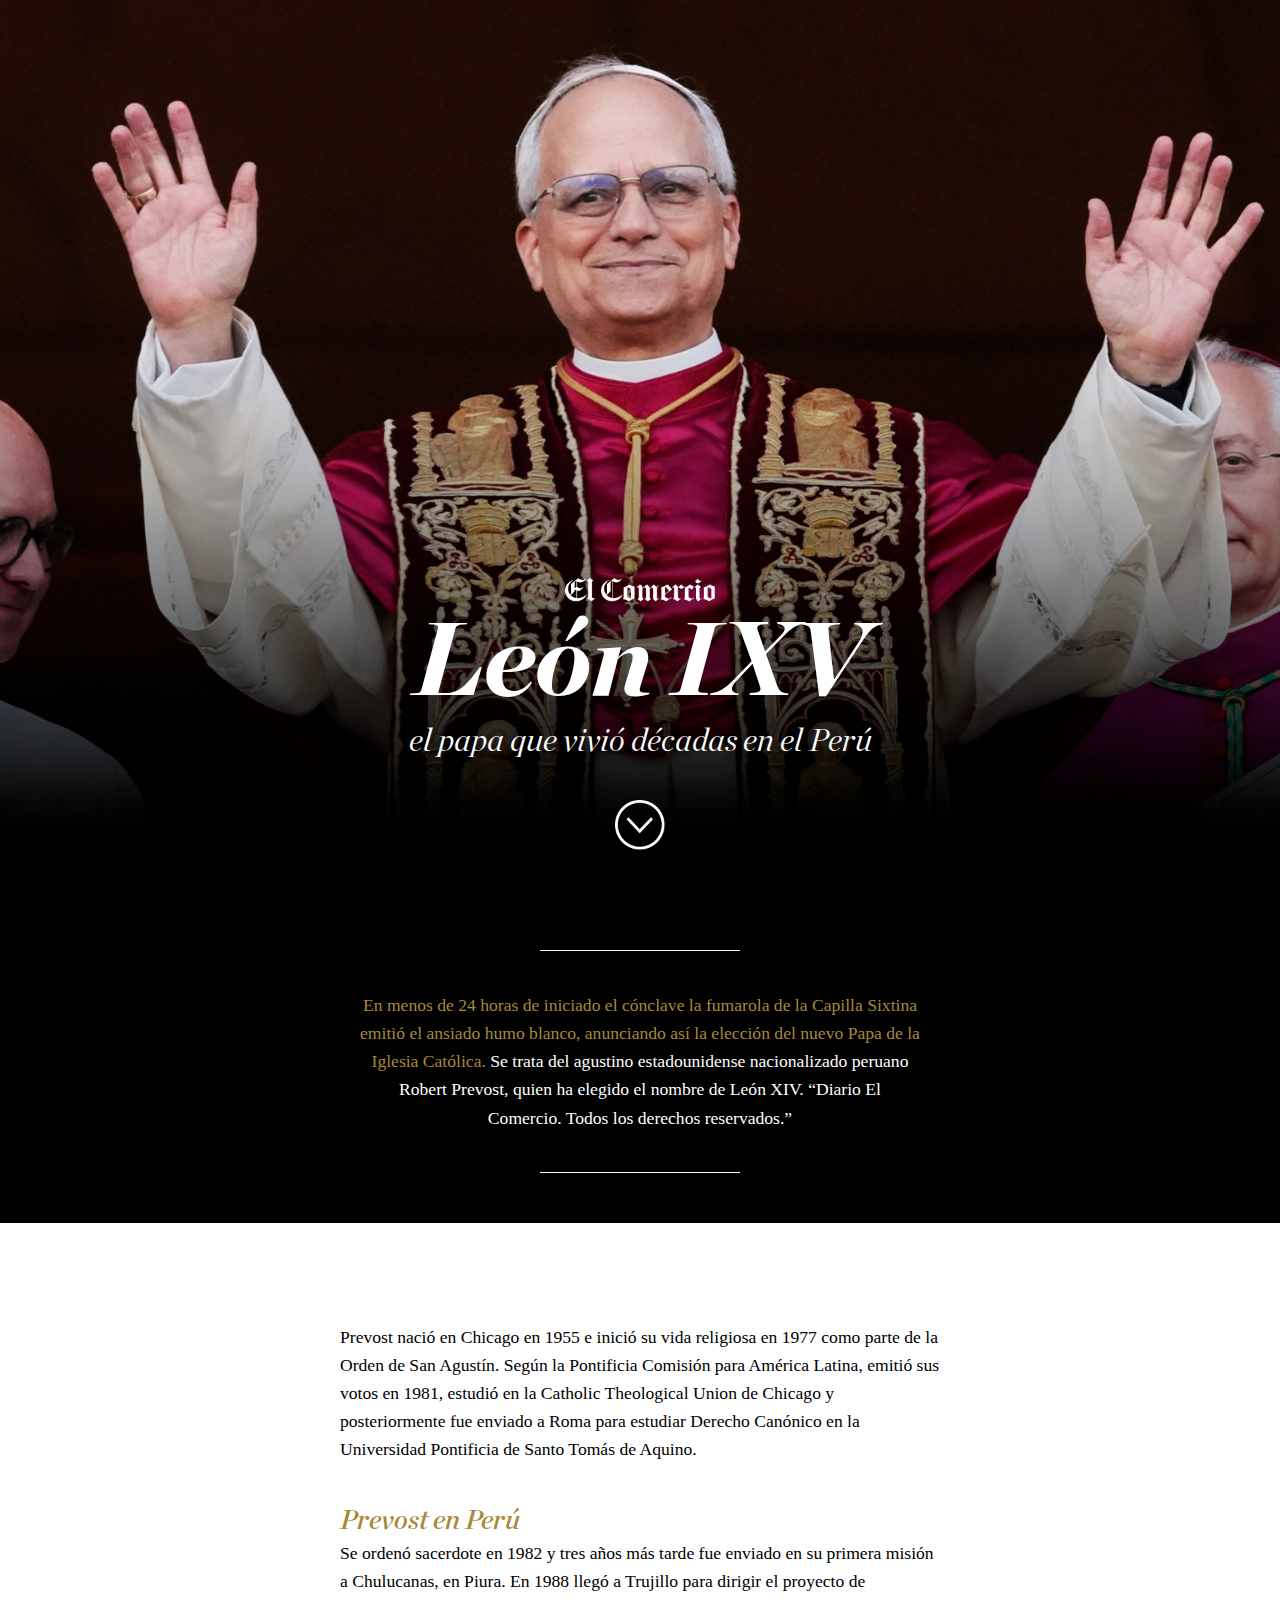
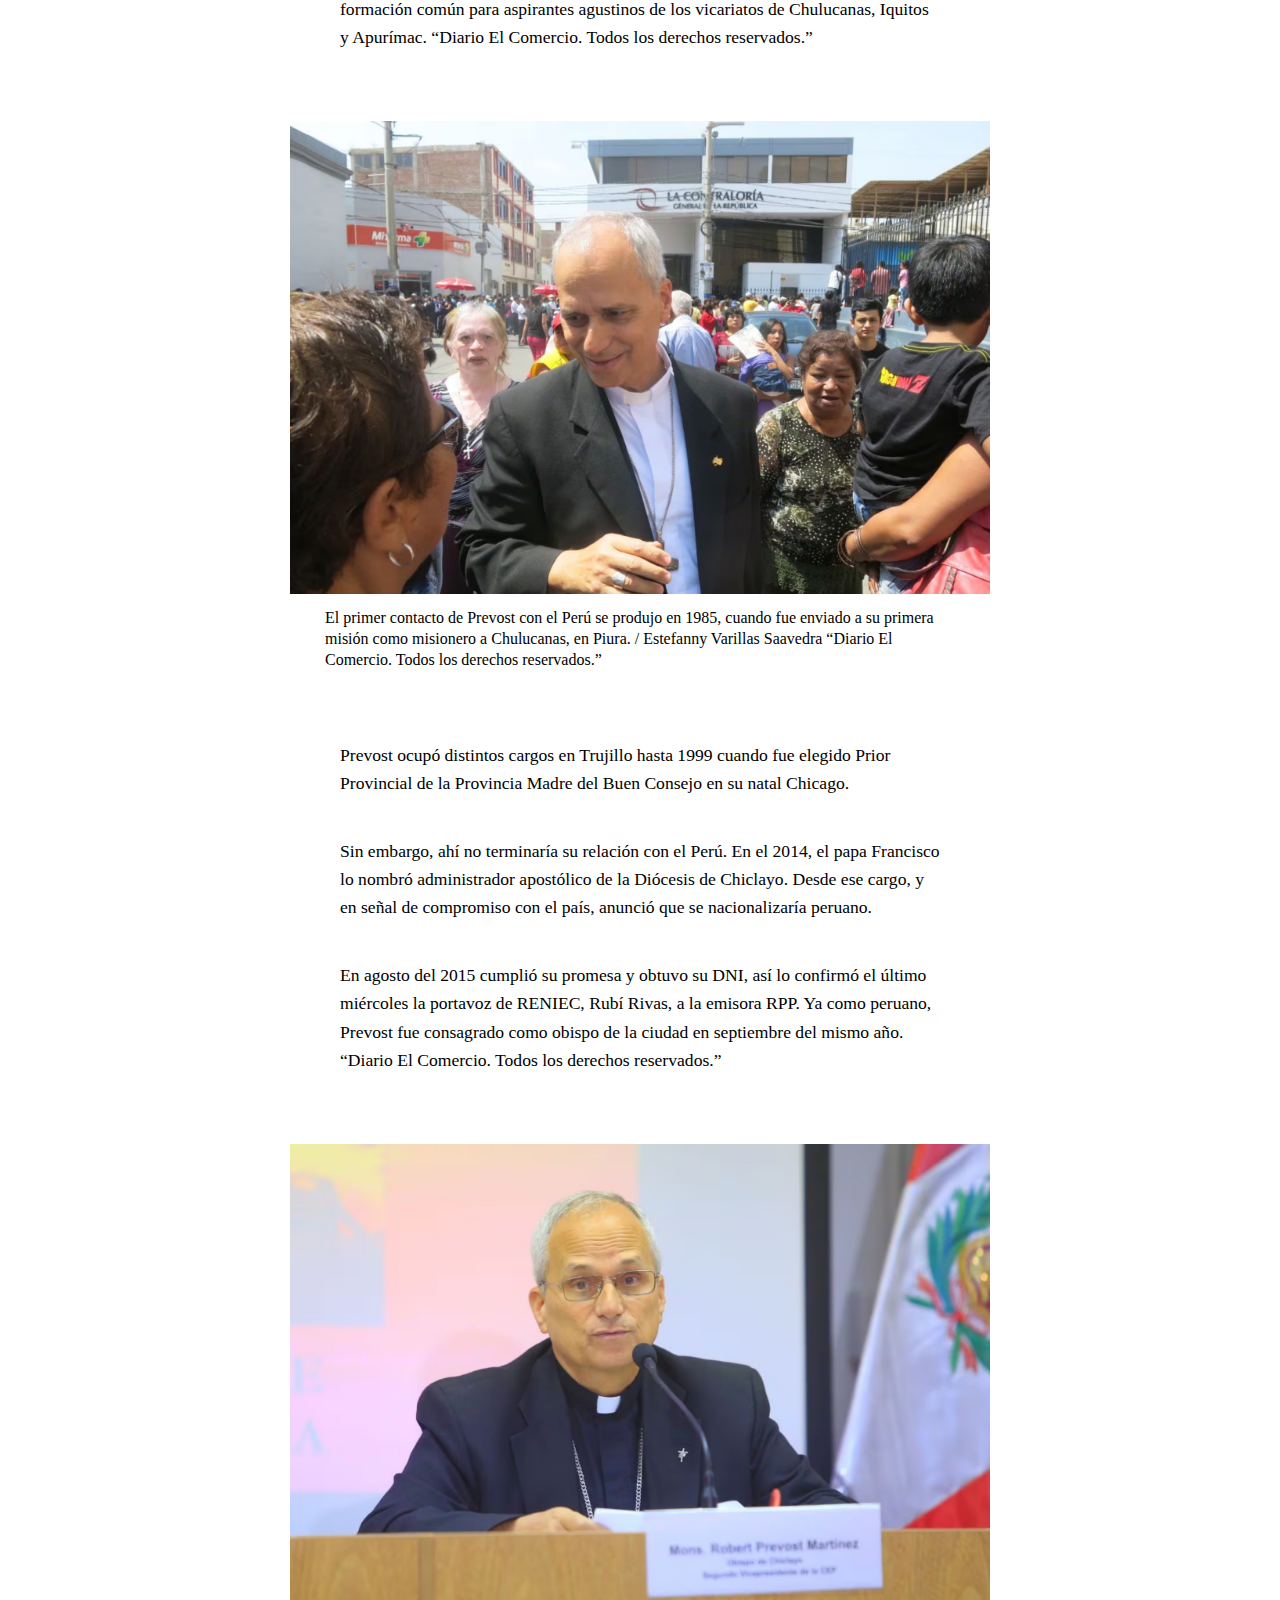
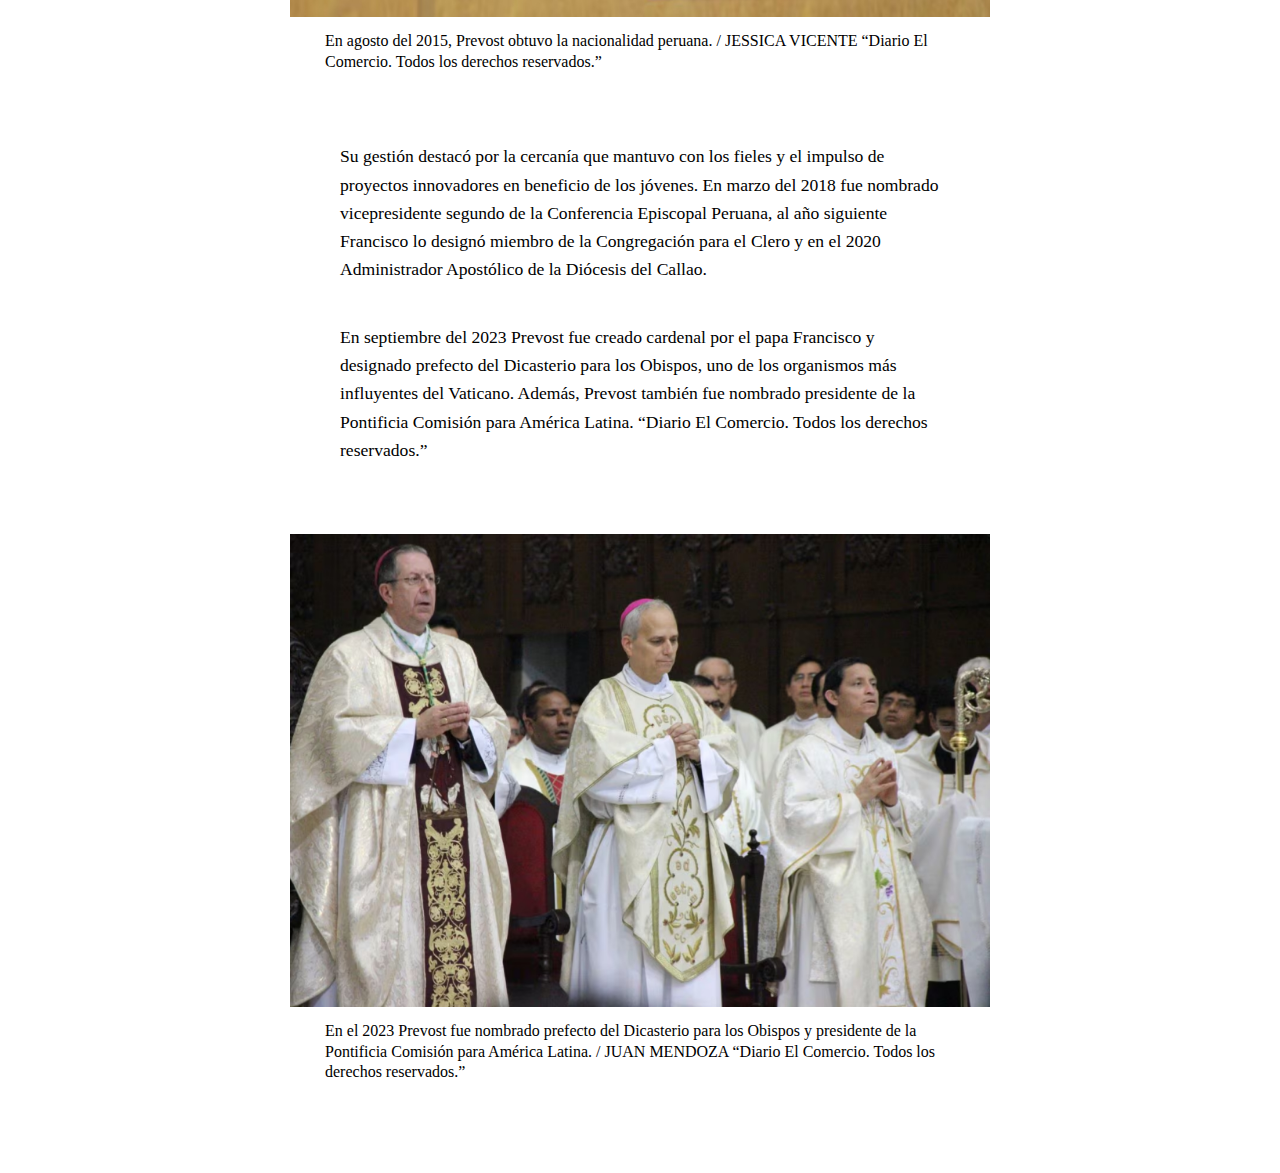
<file: index-papa.html>
<!DOCTYPE html>
<html lang="en">
<head>
    <!--Para que Google no indexe esta landing-->
    <meta name="googlebot" content="noindex" />
    <meta name="googlebot-news" content="nosnippet" />
    <meta name="robots" content="noindex, nofollow" />
    <!---->

    <meta charset="UTF-8">
    <meta name="viewport" content="width=device-width, initial-scale=1.0">
    <title>Papa León XIV: Robert Prevost, el misionero que vivió en Perú</title>
    
    <link rel="stylesheet" href="https://nuevasnarrativasec.github.io/conclave/css/style-papa.css">

    <meta content="Robert Prevost, ahora Papa León XIV, fue misionero en Perú. Conoce su trayectoria, su obra pastoral y su papel en el Vaticano en este especial de El Comercio." name="description"/>
    
    <!--favicon-->
    <link href="https://d1ts5g4ys243sh.cloudfront.net/proyectos_especiales_prod/especiales-multimedia/488-aniversario-de-lima-situacion-turismo-capital-2023/favicon.ico" rel="shortcut icon" type="image/x-icon"/>
    <link href="https://d1ts5g4ys243sh.cloudfront.net/proyectos_especiales_prod/especiales-multimedia/488-aniversario-de-lima-situacion-turismo-capital-2023/favicon.ico" rel="icon" type="image/x-icon"/>
         
    <!-- Open Graph -->
    <meta content="website" property="og:type"/>
    <meta content="El Comercio.pe" property="og:site_name"/>
    <meta content="Papa León XIV: Robert Prevost, el misionero que vivió en Perú" property="og:title"/>
    <meta content="Robert Prevost, ahora Papa León XIV, fue misionero en Perú. Conoce su trayectoria, su obra pastoral y su papel en el Vaticano en este especial de El Comercio." property="og:description"/>
    <meta content="https://elcomercio.pe/especial/perfil-papa-leon-xiv-robert-prevost-peru" property="og:url"/>
    <meta content="https://nuevasnarrativasec.github.io/conclave/img/port-op.jpg?v2" property="og:image"/>
    <!-- fin Open Graph -->
    
    <!-- Twitter Card -->
    <meta content="summary" name="twitter:card"/>
    <meta content="@elcomercio" name="twitter:site"/>
    <meta content="Papa León XIV: Robert Prevost, el misionero que vivió en Perú" name="twitter:title"/>
    <meta content="Robert Prevost, ahora Papa León XIV, fue misionero en Perú. Conoce su trayectoria, su obra pastoral y su papel en el Vaticano en este especial de El Comercio." name="twitter:description"/>
    <meta content="@elcomercio_peru" name="twitter:creator"/>
    <meta content="elcomercio.pe" name="twitter:domain"/>
    <!-- fin Twitter Card -->
    
    <meta content="Papa León XIV, Robert Prevost, Nuevo Papa, historia de Robert Prevost, perfil Papa León XIV, Vaticano, Iglesia Católica, Cónclave, Papa Francisco, Roma" name="keywords"/>
    <meta content="Papa León XIV, Robert Prevost, Nuevo Papa, historia de Robert Prevost, perfil Papa León XIV, Vaticano, Iglesia Católica, Cónclave, Papa Francisco, Roma" name="news_keywords"/>
    <meta content="es" name="language"/>
    <meta content="2014-12-04T17:17:12-05:00" name="bi3dPubDate"/>
    <meta content="index,follow" name="robots"/>
    <meta content="index, follow" name="googlebot"/>
    <meta content="Empresa Editora El Comercio S.A." name="organization"/>
    <link href="https://plus.google.com/u/0/+elcomerciope/" rel="publisher"/>
    <meta content="2014-12-04T17:17:12-05:00" property="article:modified_time"/>
    <meta content="Robert Prevost, ahora Papa León XIV, fue misionero en Perú. Conoce su trayectoria, su obra pastoral y su papel en el Vaticano en este especial de El Comercio." property="article:section"/>
    <meta content="El Comercio" name="author"/>
    <meta content="El Comercio" name="Origen"/>
    <meta content="Lima, Peru" name="locality"/>
    <meta content="1 day" name="revisit-after"/>
    <meta content="EL COMERCIO" property="og:site_name"/>
    <link href="https://elcomercio.pe/especial/perfil-papa-leon-xiv-robert-prevost-peru" rel="canonical"/>

    <style>   
        .ads__zocalo,
        .ribbon__container,
        .grippy-host,     
        .skin-template-model0,
        #gpt_zocalo, 
        #clever-45754-sticky-footer-shadow,
        #browsi_wrapper_0_ai_1_rc_0,
        #browsi_wrapper_1_ai_1_rc_0,
        #browsi_wrapper_2_ai_1_rc_0,
        #browsi_wrapper_3_ai_1_rc_0,
        #browsi_wrapper_4_ai_1_rc_0,
        #browsi_wrapper_5_ai_1_rc_0,
        #browsi_wrapper_6_ai_1_rc_0,
        #browsi_wrapper_7_ai_1_rc_0,
        #browsi_wrapper_8_ai_1_rc_0,
        #browsi_wrapper_9_ai_1_rc_0,
        #browsi_wrapper_10_ai_1_rc_0{
            display: none !important;
            height: 0 !important;
        }  
        .nav-d__main-scroll.scrolled{
            z-index: 9999;
        }

        /** ARC **/

        .header-comercio{
            background: transparent;
            position: relative;
            z-index: 1;
        }
    </style> 

</head>
<body>

    <div class="header-comercio">
        <div class="ctn-header-comercio">                
            <div id="social">
                <button id="fb" class="sharer button" data-sharer="facebook" data-hashtag="" data-url="https://elcomercio.pe/especial/perfil-papa-leon-xiv-robert-prevost-peru">Facebook</button>

                <button id="wst" class="sharer button" data-sharer="whatsapp" data-title="Mundo | El Comercio" data-url="https://elcomercio.pe/especial/perfil-papa-leon-xiv-robert-prevost-peru">Whatsapp</button>

                <button id="tw" class="sharer button" data-sharer="twitter" data-title="Mundo | El Comercio" data-hashtags="" data-via="elcomercio_peru" data-url="https://elcomercio.pe/especial/perfil-papa-leon-xiv-robert-prevost-peru">Twitter</button>
            </div>
        </div>            
    </div>

    <div id="portada">
        <div class="box-titulo">
            <img src="https://nuevasnarrativasec.github.io/conclave/img/logo-comercio.png" alt="El Comercio" width="100%" class="logo-comercio">
            <h1>León IXV</h1>
            <h2>
                el papa que vivió décadas en el Perú
            </h2>
            <img src="https://nuevasnarrativasec.github.io/conclave/img/flecha-bajar.png" alt="bajar" width="100%" class="flecha-bajar">
        </div>
    </div>

    <div id="main">
        <div class="box-bajada">
            <span class="separador"></span>
            <h3>
                <span>En menos de 24 horas de iniciado el cónclave la fumarola de la Capilla Sixtina emitió el ansiado humo blanco, anunciando así la elección del nuevo Papa de la Iglesia Católica.</span> Se trata del agustino estadounidense nacionalizado peruano Robert Prevost, quien ha elegido el nombre de León XIV. “Diario El Comercio. Todos los derechos reservados.”
            </h3>
            <span class="separador"></span>
        </div>               
    </div>       
    
    <div class="box-proceso">

        <p>
            Prevost nació en Chicago en 1955 e inició su vida religiosa en 1977 como parte de la Orden de San Agustín. Según la Pontificia Comisión para América Latina, emitió sus votos en 1981, estudió en la Catholic Theological Union de Chicago y posteriormente fue enviado a Roma para estudiar Derecho Canónico en la Universidad Pontificia de Santo Tomás de Aquino.
        </p>
        <h3>
            Prevost en Perú
        </h3>
        <p>
            Se ordenó sacerdote en 1982 y tres años más tarde fue enviado en su primera misión a Chulucanas, en Piura. En 1988 llegó a Trujillo para dirigir el proyecto de formación común para aspirantes agustinos de los vicariatos de Chulucanas, Iquitos y Apurímac. “Diario El Comercio. Todos los derechos reservados.”
        </p>

        <div class="box-foto">
            <img src="https://nuevasnarrativasec.github.io/conclave/img/bg-foto-papa-1.jpg" alt="" width="100%">
            <p class="leyenda">El primer contacto de Prevost con el Perú se produjo en 1985, cuando fue enviado a su primera misión como misionero a Chulucanas, en Piura. / Estefanny Varillas Saavedra “Diario El Comercio. Todos los derechos reservados.”</p>
        </div>

        <p>
            Prevost ocupó distintos cargos en Trujillo hasta 1999 cuando fue elegido Prior Provincial de la Provincia Madre del Buen Consejo en su natal Chicago. 
        </p>
        <p>
            Sin embargo, ahí no terminaría su relación con el Perú. En el 2014, el papa Francisco lo nombró administrador apostólico de la Diócesis de Chiclayo. Desde ese cargo, y en señal de compromiso con el país, anunció que se nacionalizaría peruano. 
        </p>
        <p>
            En agosto del 2015 cumplió su promesa y obtuvo su DNI, así lo confirmó el último miércoles la portavoz de RENIEC, Rubí Rivas, a la emisora RPP. Ya como peruano, Prevost fue consagrado como obispo de la ciudad en septiembre del mismo año. “Diario El Comercio. Todos los derechos reservados.”
        </p>

        <div class="box-foto">
            <img src="https://nuevasnarrativasec.github.io/conclave/img/bg-foto-papa-2.jpg" alt="" width="100%">
            <p class="leyenda">En agosto del 2015, Prevost obtuvo la nacionalidad peruana. / JESSICA VICENTE “Diario El Comercio. Todos los derechos reservados.”</p>
        </div>

        <p>
            Su gestión destacó por la cercanía que mantuvo con los fieles y el impulso de proyectos innovadores en beneficio de los jóvenes. En marzo del 2018 fue nombrado vicepresidente segundo de la Conferencia Episcopal Peruana, al año siguiente Francisco lo designó miembro de la Congregación para el Clero y en el 2020 Administrador Apostólico de la Diócesis del Callao.
        </p>
        <p>
            En septiembre del 2023 Prevost fue creado cardenal por el papa Francisco y designado prefecto del Dicasterio para los Obispos, uno de los organismos más influyentes del Vaticano. Además, Prevost también fue nombrado presidente de la Pontificia Comisión para América Latina. “Diario El Comercio. Todos los derechos reservados.”
        </p>

        <div class="box-foto">
            <img src="https://nuevasnarrativasec.github.io/conclave/img/bg-foto-papa-3.jpg" alt="" width="100%">
            <p class="leyenda">En el 2023 Prevost fue nombrado prefecto del Dicasterio para los Obispos y presidente de la Pontificia Comisión para América Latina. / JUAN MENDOZA “Diario El Comercio. Todos los derechos reservados.”</p>
        </div>
                
    </div>


    <script src="https://d1ts5g4ys243sh.cloudfront.net/proyectos_especiales_prod/especiales/alan-garcia-una-vida-de-portada-ecpm/js/jquery-3.2.1.min.js"></script>

    <!-- compartir -->
    <script>
        function shareUrl(event) {
            const button = event.target;
            const url = button.getAttribute('data-url');
            
            const sharer = button.getAttribute('data-sharer');
            let shareUrl = '';

            switch (sharer) {
            case 'facebook':
                const fbHashtag = button.getAttribute('data-hashtag') || '';
                shareUrl = `https://www.facebook.com/sharer/sharer.php?u=${encodeURIComponent(url)}&hashtag=${encodeURIComponent(fbHashtag)}`;
                break;
                
            case 'whatsapp':
                const whatsappTitle = button.getAttribute('data-title');
                shareUrl = `https://api.whatsapp.com/send?text=${encodeURIComponent(whatsappTitle + ' ' + url)}`;
                break;
                
            case 'twitter':
                const twitterTitle = button.getAttribute('data-title');
                const twitterHashtags = button.getAttribute('data-hashtags');
                const twitterVia = button.getAttribute('data-via');
                shareUrl = `https://twitter.com/intent/tweet?text=${encodeURIComponent(twitterTitle)}&url=${encodeURIComponent(url)}&hashtags=${twitterHashtags}&via=${twitterVia}`;
                break;
            }

            window.open(shareUrl, '_blank');
        }

        document.querySelectorAll('.sharer').forEach(button => {
            button.addEventListener('click', shareUrl);
        });
    </script>

    <!-- flecha bajar -->
    <script>
        $(".flecha-bajar").click(function() {
            $('html,body').animate({
                scrollTop: $("#main").offset().top
            },
            'slow');
        });
    </script>

   
    
</body>
</html>
</file>
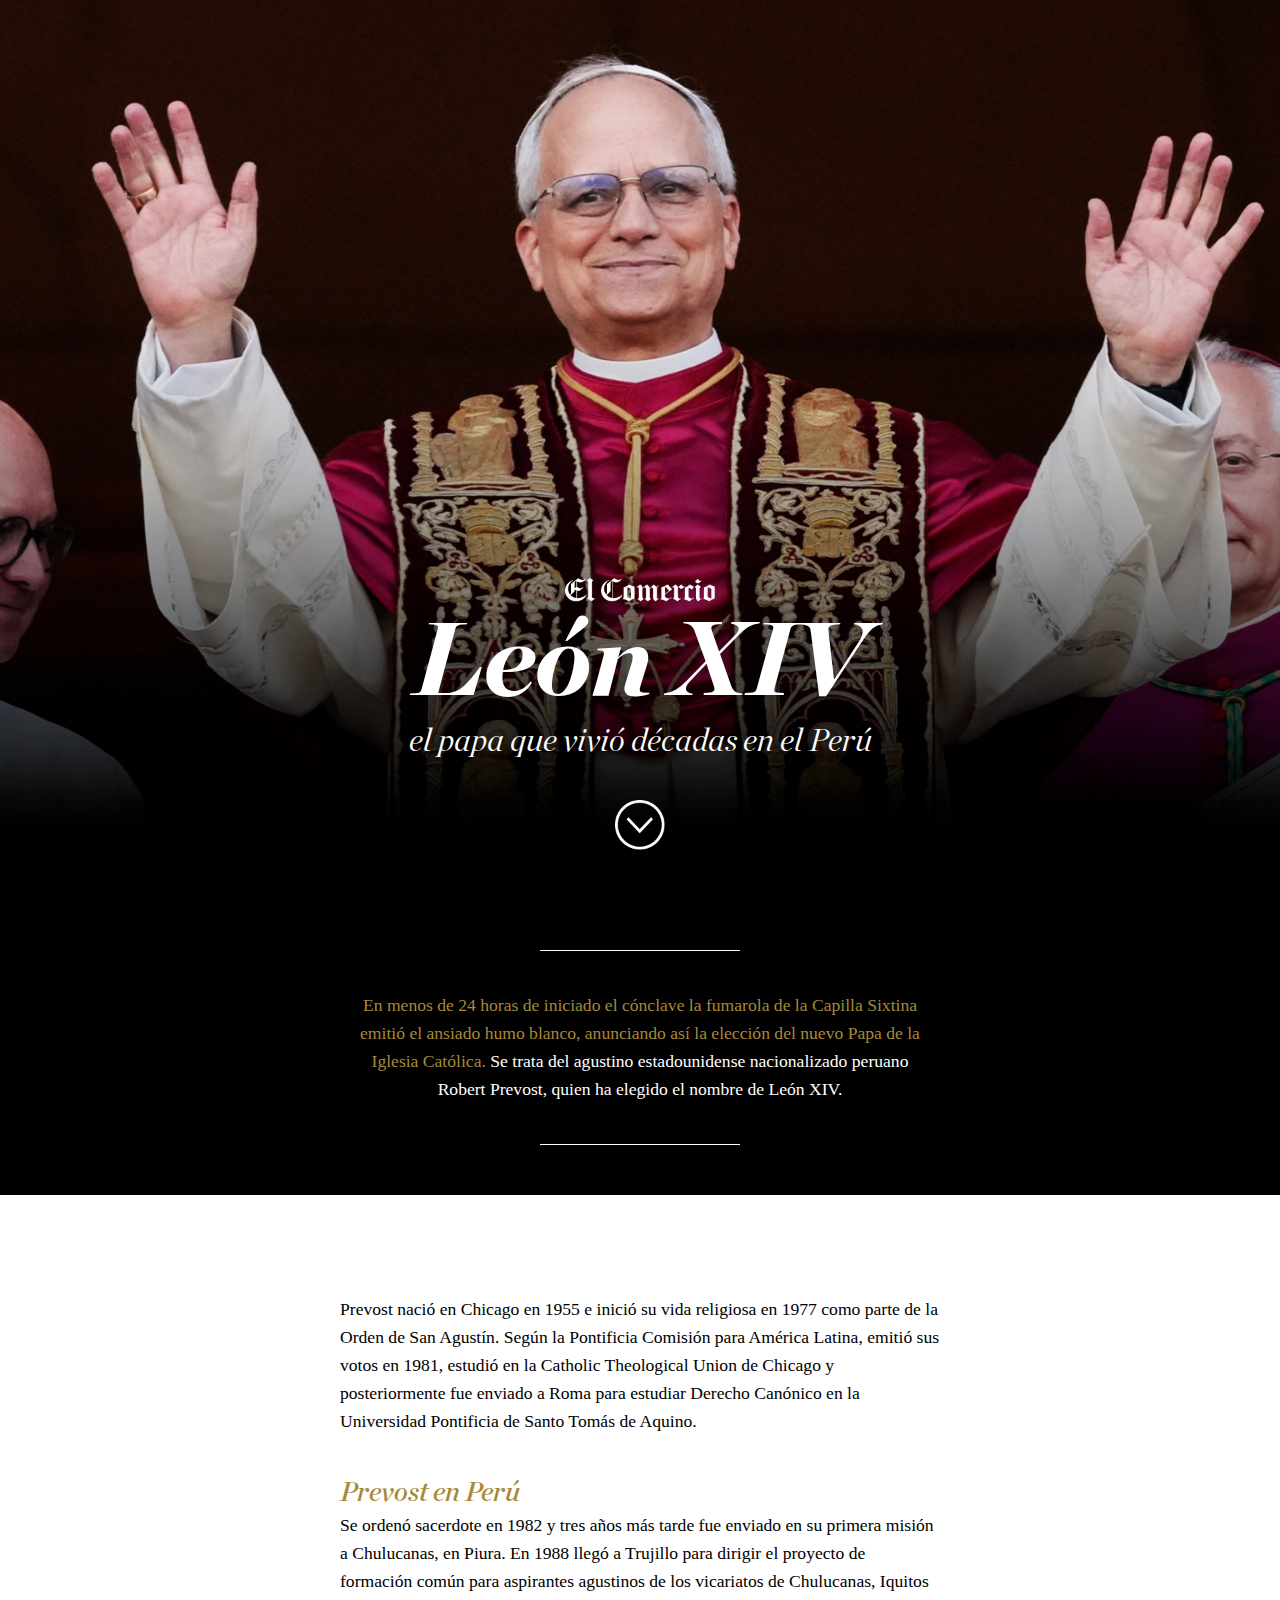
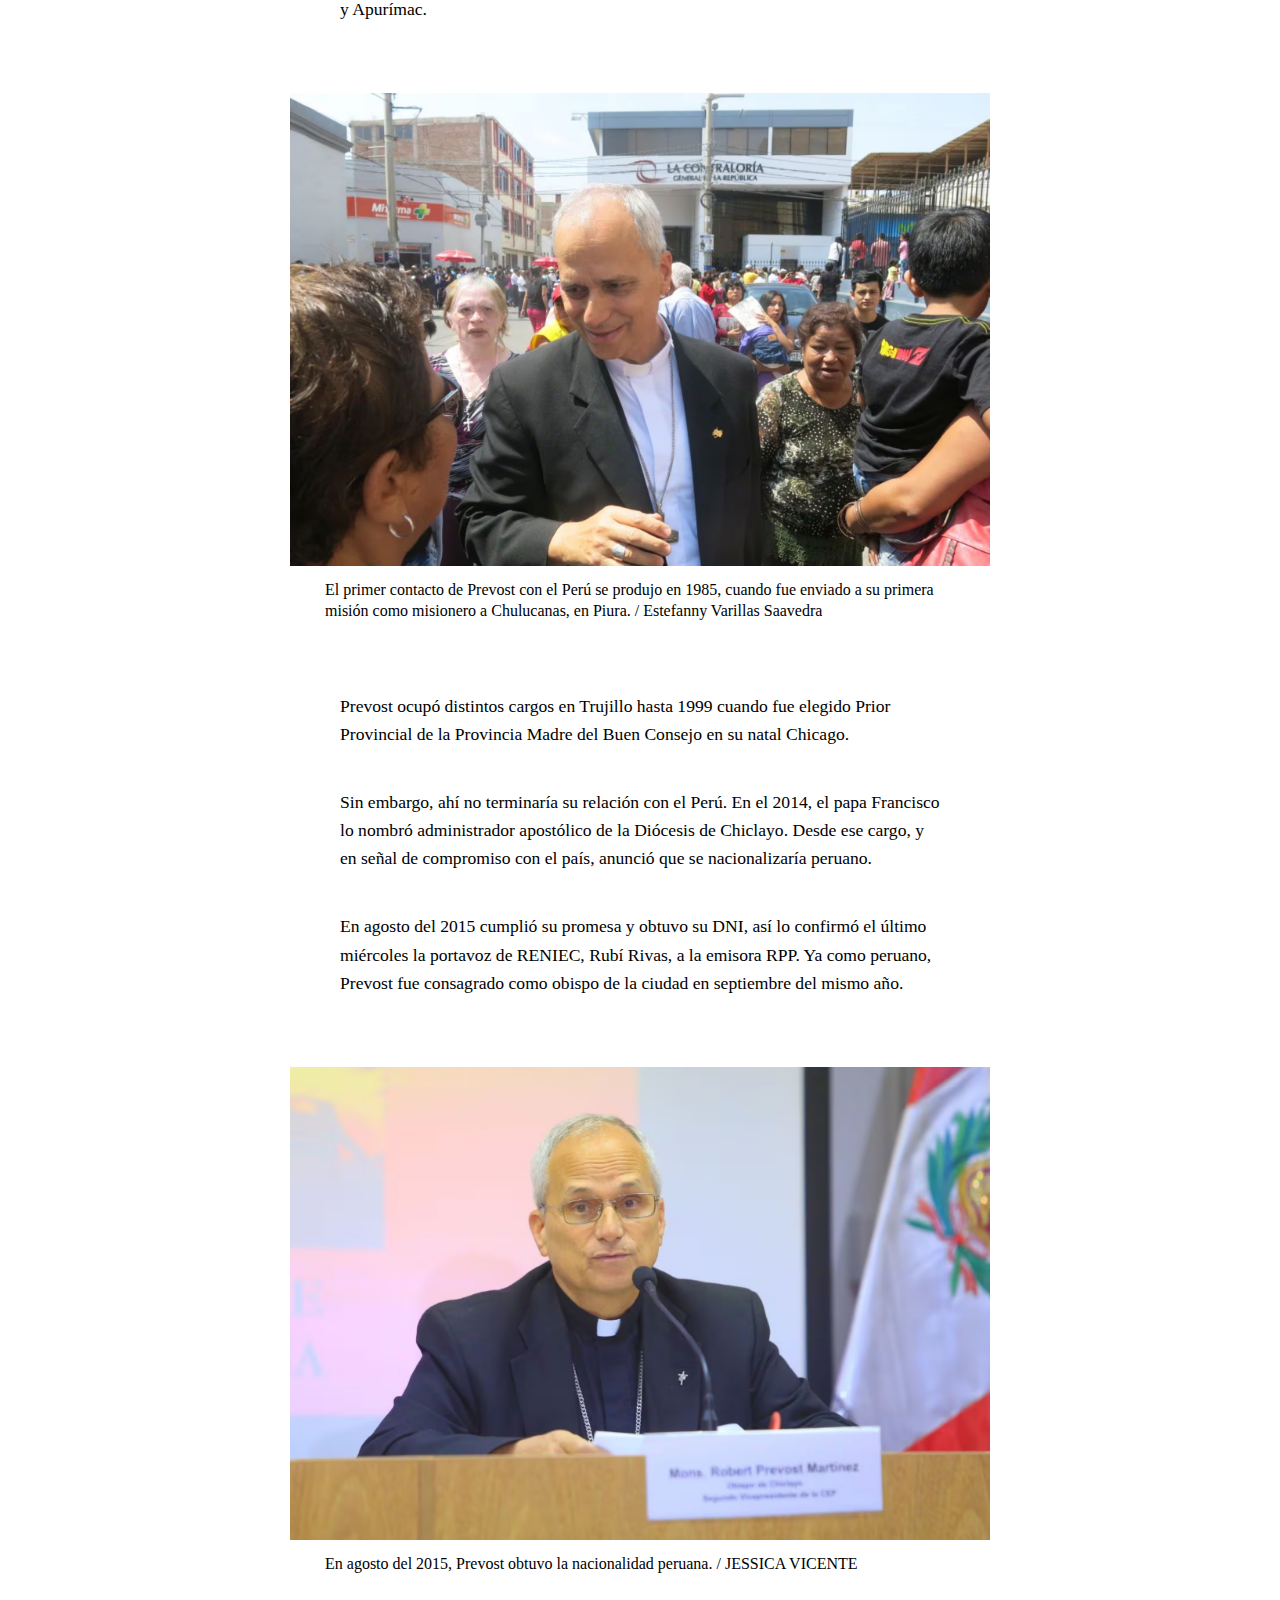
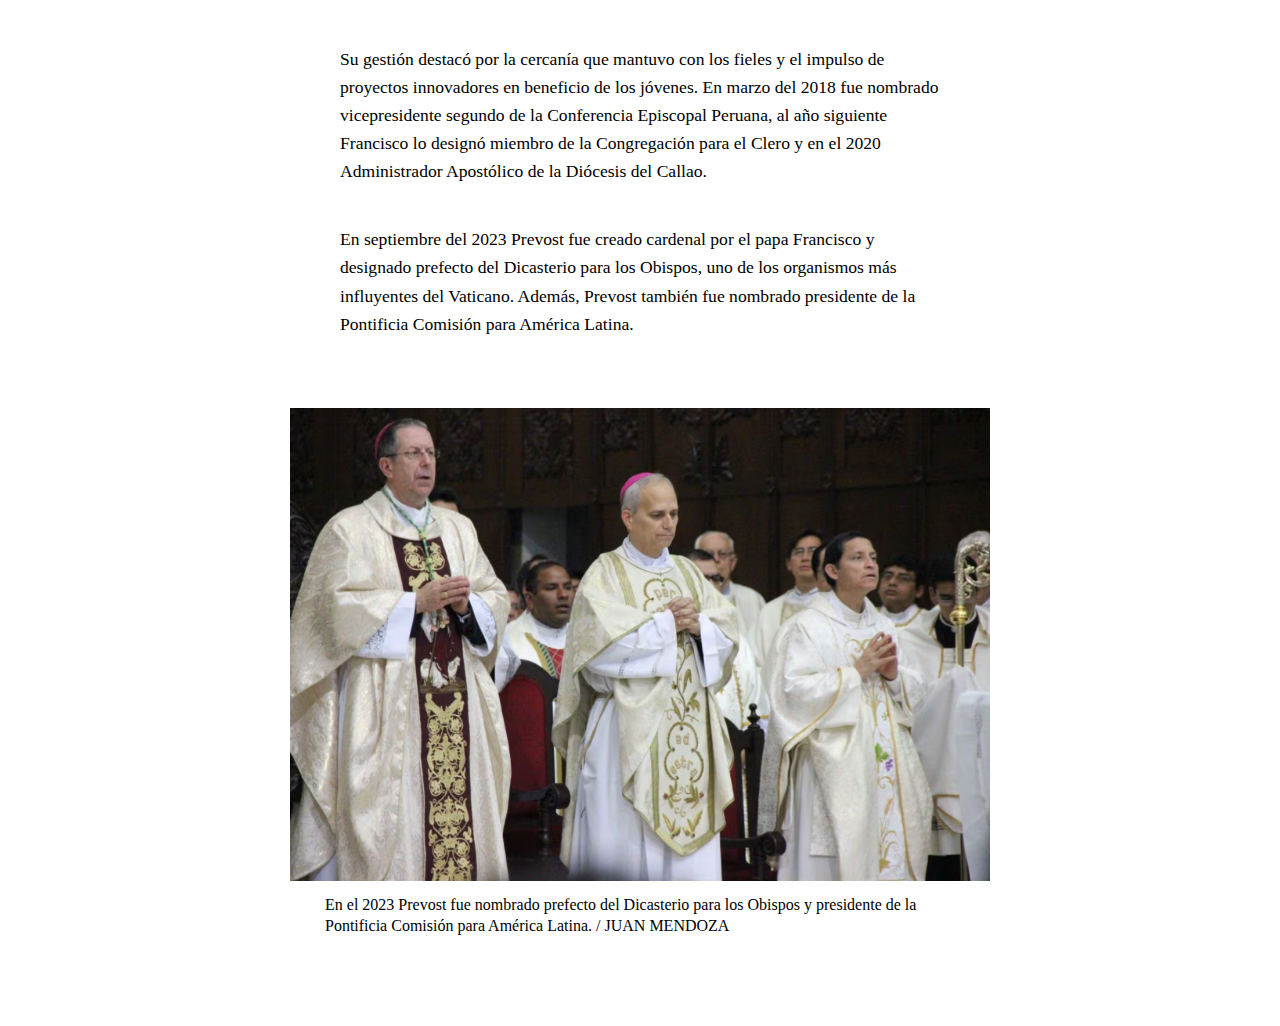
<file: index-test.html>
<!DOCTYPE html>
<html lang="en">
<head>

    <meta charset="UTF-8">
    <meta name="viewport" content="width=device-width, initial-scale=1.0">
    <title>Papa León XIV: Robert Prevost, el misionero que vivió en Perú</title>
    
    <link rel="stylesheet" href="https://nuevasnarrativasec.github.io/conclave/css/style-papa.css?v2">

    <meta content="Robert Prevost, ahora Papa León XIV, fue misionero en Perú. Conoce su trayectoria, su obra pastoral y su papel en el Vaticano en este especial de El Comercio." name="description"/>
    
    <!--favicon-->
    <link href="https://d1ts5g4ys243sh.cloudfront.net/proyectos_especiales_prod/especiales-multimedia/488-aniversario-de-lima-situacion-turismo-capital-2023/favicon.ico" rel="shortcut icon" type="image/x-icon"/>
    <link href="https://d1ts5g4ys243sh.cloudfront.net/proyectos_especiales_prod/especiales-multimedia/488-aniversario-de-lima-situacion-turismo-capital-2023/favicon.ico" rel="icon" type="image/x-icon"/>
         
    <!-- Open Graph -->
    <meta content="website" property="og:type"/>
    <meta content="El Comercio.pe" property="og:site_name"/>
    <meta content="Papa León XIV: Robert Prevost, el misionero que vivió en Perú" property="og:title"/>
    <meta content="Robert Prevost, ahora Papa León XIV, fue misionero en Perú. Conoce su trayectoria, su obra pastoral y su papel en el Vaticano en este especial de El Comercio." property="og:description"/>
    <meta content="https://elcomercio.pe/especial/perfil-papa-leon-xiv-robert-prevost-peru" property="og:url"/>
    <meta content="https://nuevasnarrativasec.github.io/conclave/img/port-op.jpg?v2" property="og:image"/>
    <!-- fin Open Graph -->
    
    <!-- Twitter Card -->
    <meta content="summary" name="twitter:card"/>
    <meta content="@elcomercio" name="twitter:site"/>
    <meta content="Papa León XIV: Robert Prevost, el misionero que vivió en Perú" name="twitter:title"/>
    <meta content="Robert Prevost, ahora Papa León XIV, fue misionero en Perú. Conoce su trayectoria, su obra pastoral y su papel en el Vaticano en este especial de El Comercio." name="twitter:description"/>
    <meta content="@elcomercio_peru" name="twitter:creator"/>
    <meta content="elcomercio.pe" name="twitter:domain"/>
    <!-- fin Twitter Card -->
    
    <meta content="Papa León XIV, Robert Prevost, Nuevo Papa, historia de Robert Prevost, perfil Papa León XIV, Vaticano, Iglesia Católica, Cónclave, Papa Francisco, Roma" name="keywords"/>
    <meta content="Papa León XIV, Robert Prevost, Nuevo Papa, historia de Robert Prevost, perfil Papa León XIV, Vaticano, Iglesia Católica, Cónclave, Papa Francisco, Roma" name="news_keywords"/>
    <meta content="es" name="language"/>
    <meta content="2014-12-04T17:17:12-05:00" name="bi3dPubDate"/>
    <meta content="index,follow" name="robots"/>
    <meta content="index, follow" name="googlebot"/>
    <meta content="Empresa Editora El Comercio S.A." name="organization"/>
    <link href="https://plus.google.com/u/0/+elcomerciope/" rel="publisher"/>
    <meta content="2014-12-04T17:17:12-05:00" property="article:modified_time"/>
    <meta content="Robert Prevost, ahora Papa León XIV, fue misionero en Perú. Conoce su trayectoria, su obra pastoral y su papel en el Vaticano en este especial de El Comercio." property="article:section"/>
    <meta content="El Comercio" name="author"/>
    <meta content="El Comercio" name="Origen"/>
    <meta content="Lima, Peru" name="locality"/>
    <meta content="1 day" name="revisit-after"/>
    <meta content="EL COMERCIO" property="og:site_name"/>
    <link href="https://elcomercio.pe/especial/perfil-papa-leon-xiv-robert-prevost-peru" rel="canonical"/>

    <style>   
        .ads__zocalo,
        .ribbon__container,
        .grippy-host,     
        .skin-template-model0,
        #gpt_zocalo, 
        #clever-45754-sticky-footer-shadow,
        #browsi_wrapper_0_ai_1_rc_0,
        #browsi_wrapper_1_ai_1_rc_0,
        #browsi_wrapper_2_ai_1_rc_0,
        #browsi_wrapper_3_ai_1_rc_0,
        #browsi_wrapper_4_ai_1_rc_0,
        #browsi_wrapper_5_ai_1_rc_0,
        #browsi_wrapper_6_ai_1_rc_0,
        #browsi_wrapper_7_ai_1_rc_0,
        #browsi_wrapper_8_ai_1_rc_0,
        #browsi_wrapper_9_ai_1_rc_0,
        #browsi_wrapper_10_ai_1_rc_0{
            display: none !important;
            height: 0 !important;
        }  
        .nav-d__main-scroll.scrolled{
            z-index: 9999;
        }

        /** ARC **/

        .header-comercio{
            background: transparent;
            position: relative;
            z-index: 1;
        }
    </style>

</head>
<body>

    <div class="header-comercio">
        <div class="ctn-header-comercio">                
            <div id="social">
                <button id="fb" class="sharer button" data-sharer="facebook" data-hashtag="" data-url="https://elcomercio.pe/especial/perfil-papa-leon-xiv-robert-prevost-peru">Facebook</button>

                <button id="wst" class="sharer button" data-sharer="whatsapp" data-title="Mundo | El Comercio" data-url="https://elcomercio.pe/especial/perfil-papa-leon-xiv-robert-prevost-peru">Whatsapp</button>

                <button id="tw" class="sharer button" data-sharer="twitter" data-title="Mundo | El Comercio" data-hashtags="" data-via="elcomercio_peru" data-url="https://elcomercio.pe/especial/perfil-papa-leon-xiv-robert-prevost-peru">Twitter</button>
            </div>
        </div>            
    </div>

    <div id="portada">
        <div class="box-titulo">
            <img src="https://nuevasnarrativasec.github.io/conclave/img/logo-comercio.png" alt="El Comercio" width="100%" class="logo-comercio">
            <h1>León XIV</h1>
            <h2>
                el papa que vivió décadas en el Perú
            </h2>
            <img src="https://nuevasnarrativasec.github.io/conclave/img/flecha-bajar.png" alt="bajar" width="100%" class="flecha-bajar">
        </div>
    </div>

    <div id="main">
        <div class="box-bajada">
            <span class="separador"></span>
            <h3>
                <span>En menos de 24 horas de iniciado el cónclave la fumarola de la Capilla Sixtina emitió el ansiado humo blanco, anunciando así la elección del nuevo Papa de la Iglesia Católica.</span> Se trata del agustino estadounidense nacionalizado peruano Robert Prevost, quien ha elegido el nombre de León XIV.
            </h3>
            <span class="separador"></span>
        </div>               
    </div>       
    
    <div class="box-proceso">

        <p>
            Prevost nació en Chicago en 1955 e inició su vida religiosa en 1977 como parte de la Orden de San Agustín. Según la Pontificia Comisión para América Latina, emitió sus votos en 1981, estudió en la Catholic Theological Union de Chicago y posteriormente fue enviado a Roma para estudiar Derecho Canónico en la Universidad Pontificia de Santo Tomás de Aquino.
        </p>
        <h3>
            Prevost en Perú
        </h3>
        <p>
            Se ordenó sacerdote en 1982 y tres años más tarde fue enviado en su primera misión a Chulucanas, en Piura. En 1988 llegó a Trujillo para dirigir el proyecto de formación común para aspirantes agustinos de los vicariatos de Chulucanas, Iquitos y Apurímac. 
        </p>

        <div class="box-foto">
            <img src="https://nuevasnarrativasec.github.io/conclave/img/bg-foto-papa-1.jpg" alt="" width="100%">
            <p class="leyenda">El primer contacto de Prevost con el Perú se produjo en 1985, cuando fue enviado a su primera misión como misionero a Chulucanas, en Piura. / Estefanny Varillas Saavedra</p>
        </div>

        <p>
            Prevost ocupó distintos cargos en Trujillo hasta 1999 cuando fue elegido Prior Provincial de la Provincia Madre del Buen Consejo en su natal Chicago. 
        </p>
        <p>
            Sin embargo, ahí no terminaría su relación con el Perú. En el 2014, el papa Francisco lo nombró administrador apostólico de la Diócesis de Chiclayo. Desde ese cargo, y en señal de compromiso con el país, anunció que se nacionalizaría peruano. 
        </p>
        <p>
            En agosto del 2015 cumplió su promesa y obtuvo su DNI, así lo confirmó el último miércoles la portavoz de RENIEC, Rubí Rivas, a la emisora RPP. Ya como peruano, Prevost fue consagrado como obispo de la ciudad en septiembre del mismo año.
        </p>

        <div class="box-foto">
            <img src="https://nuevasnarrativasec.github.io/conclave/img/bg-foto-papa-2.jpg" alt="" width="100%">
            <p class="leyenda">En agosto del 2015, Prevost obtuvo la nacionalidad peruana. / JESSICA VICENTE</p>
        </div>

        <p>
            Su gestión destacó por la cercanía que mantuvo con los fieles y el impulso de proyectos innovadores en beneficio de los jóvenes. En marzo del 2018 fue nombrado vicepresidente segundo de la Conferencia Episcopal Peruana, al año siguiente Francisco lo designó miembro de la Congregación para el Clero y en el 2020 Administrador Apostólico de la Diócesis del Callao.
        </p>
        <p>
            En septiembre del 2023 Prevost fue creado cardenal por el papa Francisco y designado prefecto del Dicasterio para los Obispos, uno de los organismos más influyentes del Vaticano. Además, Prevost también fue nombrado presidente de la Pontificia Comisión para América Latina.
        </p>

        <div class="box-foto">
            <img src="https://nuevasnarrativasec.github.io/conclave/img/bg-foto-papa-3.jpg" alt="" width="100%">
            <p class="leyenda">En el 2023 Prevost fue nombrado prefecto del Dicasterio para los Obispos y presidente de la Pontificia Comisión para América Latina. / JUAN MENDOZA</p>
        </div>
                
    </div>


    <script src="https://d1ts5g4ys243sh.cloudfront.net/proyectos_especiales_prod/especiales/alan-garcia-una-vida-de-portada-ecpm/js/jquery-3.2.1.min.js"></script>

    <!-- compartir -->
    <script>
        function shareUrl(event) {
            const button = event.target;
            const url = button.getAttribute('data-url');
            
            const sharer = button.getAttribute('data-sharer');
            let shareUrl = '';

            switch (sharer) {
            case 'facebook':
                const fbHashtag = button.getAttribute('data-hashtag') || '';
                shareUrl = `https://www.facebook.com/sharer/sharer.php?u=${encodeURIComponent(url)}&hashtag=${encodeURIComponent(fbHashtag)}`;
                break;
                
            case 'whatsapp':
                const whatsappTitle = button.getAttribute('data-title');
                shareUrl = `https://api.whatsapp.com/send?text=${encodeURIComponent(whatsappTitle + ' ' + url)}`;
                break;
                
            case 'twitter':
                const twitterTitle = button.getAttribute('data-title');
                const twitterHashtags = button.getAttribute('data-hashtags');
                const twitterVia = button.getAttribute('data-via');
                shareUrl = `https://twitter.com/intent/tweet?text=${encodeURIComponent(twitterTitle)}&url=${encodeURIComponent(url)}&hashtags=${twitterHashtags}&via=${twitterVia}`;
                break;
            }

            window.open(shareUrl, '_blank');
        }

        document.querySelectorAll('.sharer').forEach(button => {
            button.addEventListener('click', shareUrl);
        });
    </script>

    <!-- flecha bajar -->
    <script>
        $(".flecha-bajar").click(function() {
            $('html,body').animate({
                scrollTop: $("#main").offset().top
            },
            'slow');
        });
    </script>

   
    
</body>
</html>
</file>
